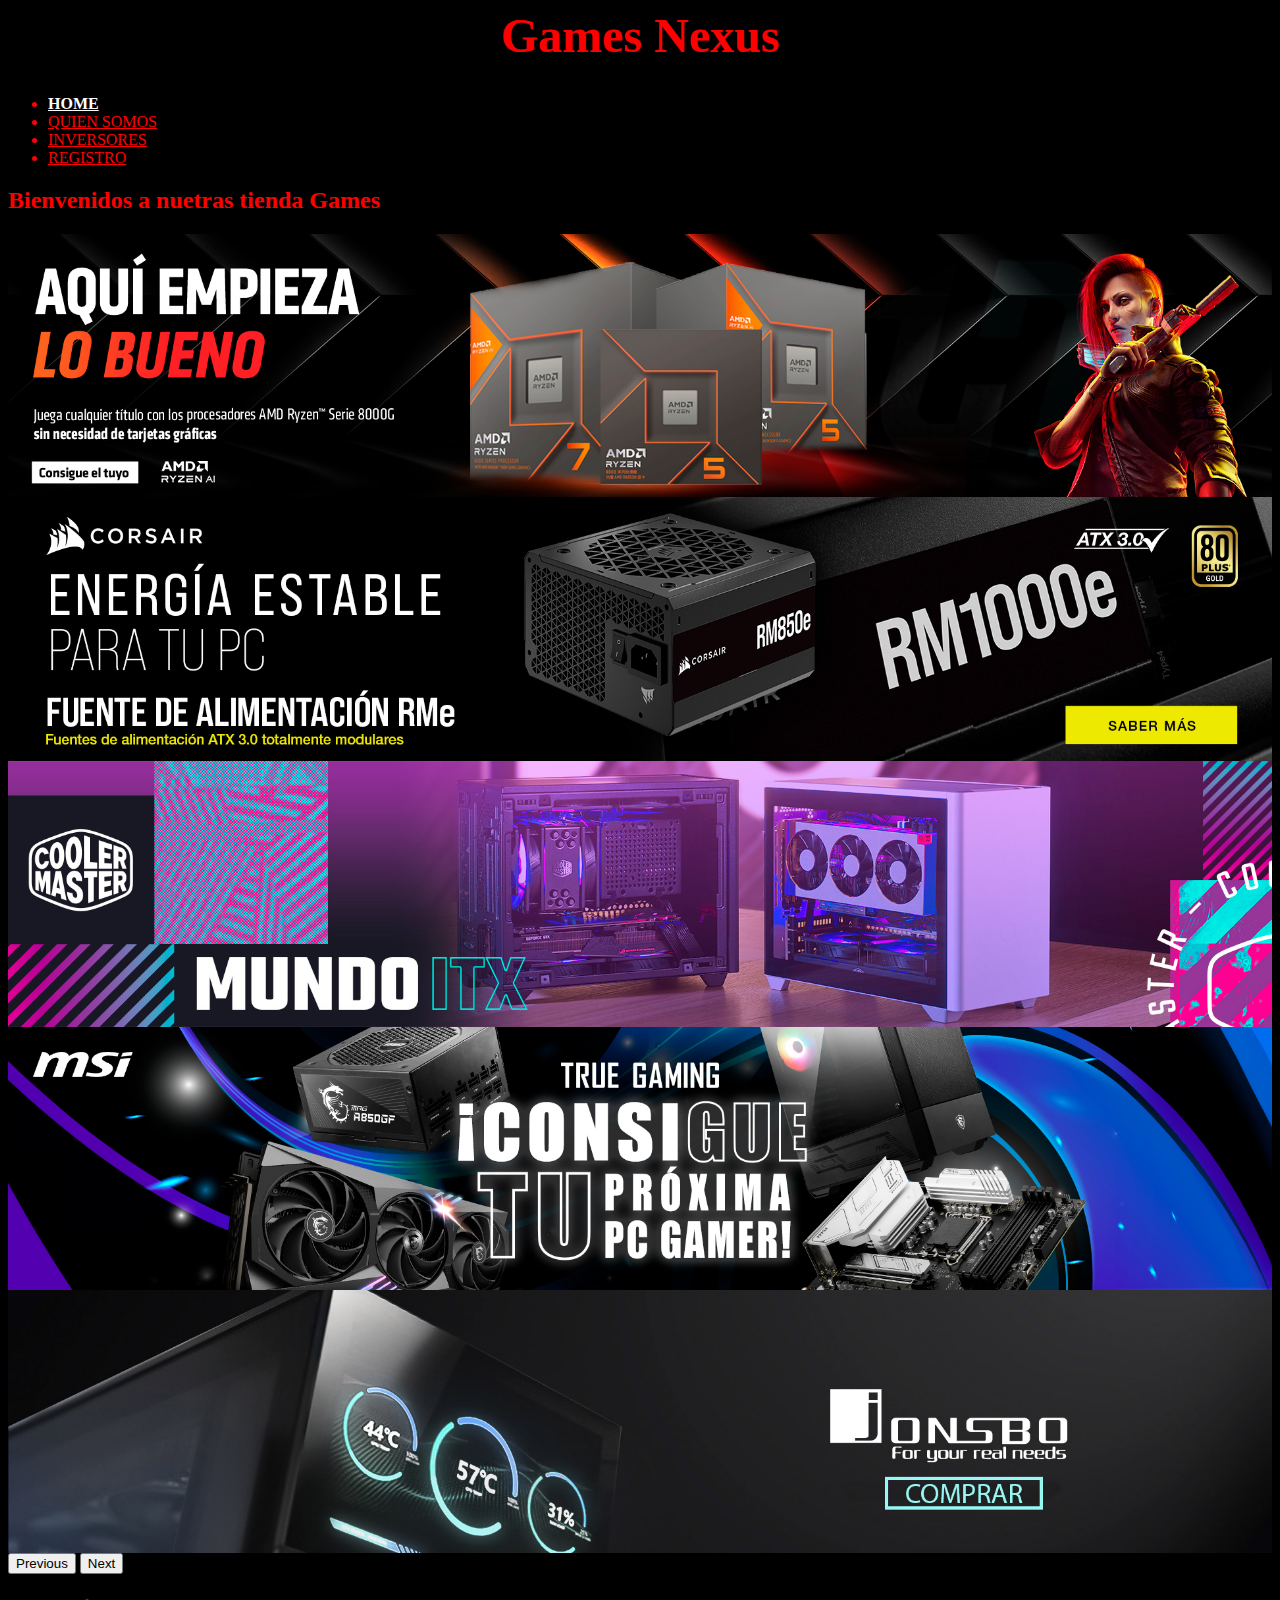
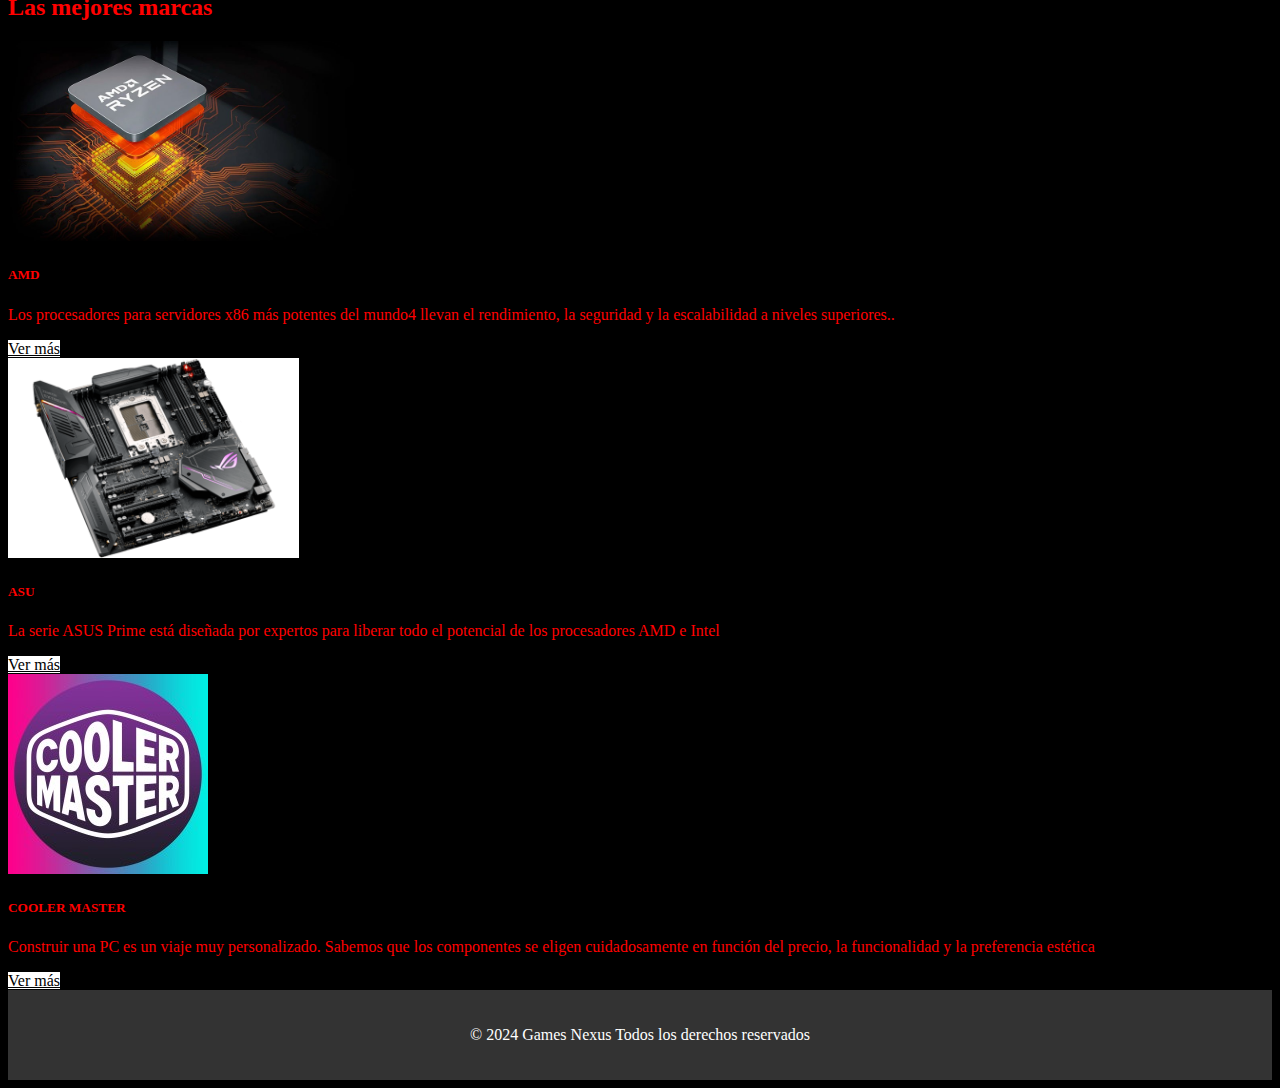
<file: dany practica/index.html>
<!DOCTYPE html>
<html lang="es">

<head>
    <meta charset="UTF-8">
    <meta name="viewport" content="width=device-width, initial-scale=1.0">
    <title>Gamer Nexus</title>
    <link rel="stylesheet" href="styles.css">
    <link href="https://cdn.jsdelivr.net/npm/bootstrap@5.3.2/dist/css/bootstrap.min.css" rel="stylesheet"
        integrity="sha384-T3c6CoIi6uLrA9TneNEoa7RxnatzjcDSCmG1MXxSR1GAsXEV/Dwwykc2MPK8M2HN" crossorigin="anonymous">

        <style>
            
            body {
                background-color: black;
                color: red;
               
            }
            h1 {
                font-size: 3em; 
                text-align: center; 
                margin-top: 0; 
            }


            .card{
                background-color: black;
                color: red;
            }

            .card .btn{
                background-color: white;
                color: black;
            }
    
            
            .nav-link,
            .card-title,
            .card-text {
                color: red;
            }
    
            .nav-link.active {
                font-weight: bold;
                color: white;
            }

            footer {
                margin-top: auto; 
                text-align: center; 
                width: 100%; 
                background-color: #333; 
                color: white; 
                padding: 20px 0; 
            }
        </style>
</head>

<body>
    <header>
        <h1>Games Nexus</h1>


        <ul class="nav justify-content-center">
            <li class="nav-item">
                <a class="nav-link active" aria-current="page" href="#">HOME</a>
            </li>
            <li class="nav-item">
                <a class="nav-link" href="nosotros.html">QUIEN SOMOS</a>
            </li>
            <li class="nav-item">
                <a class="nav-link" href="inversores.html">INVERSORES</a>
            </li>
            <li class="nav-item">
                <a class="nav-link" href="registro.html">REGISTRO</a>
            </li>
        </ul>

    </header>
    <h2>Bienvenidos a nuetras tienda Games </h2>

    <main>


        <div id="carouselExampleFade" class="carousel slide carousel-fade" data-bs-ride="carousel" data-bs-interval="1500" >
            <div class="carousel-inner">
                <div class="carousel-item active">
                    <img src="img/117_06-02-2024-12-02-23-8000series.jpg" class="d-block w-100" alt="...">
                </div>
                <div class="carousel-item">
                    <img src="img/117_09-02-2024-02-02-26-es-rme_series-2-1920x400.jpg" class="d-block w-100" alt="...">
                </div>
                <div class="carousel-item">
                    <img src="img/117_10-01-2024-07-01-40-cm_general_mundo_itx-copia.jpg" class="d-block w-100"
                        alt="...">
                </div>
                <div class="carousel-item">
                    <img src="img/117_15-03-2024-01-03-41-1920x400.jpg" class="d-block w-100" alt="...">
                </div>
                <div class="carousel-item">
                    <img src="img/117_26-03-2024-04-03-36-jonsbo.jpg" class="d-block w-100" alt="...">
                </div>
            </div>
            <button class="carousel-control-prev" type="button" data-bs-target="#carouselExampleFade"
                data-bs-slide="prev">
                <span class="carousel-control-prev-icon" aria-hidden="true"></span>
                <span class="visually-hidden">Previous</span>
            </button>
            <button class="carousel-control-next" type="button" data-bs-target="#carouselExampleFade"
                data-bs-slide="next">
                <span class="carousel-control-next-icon" aria-hidden="true"></span>
                <span class="visually-hidden">Next</span>
            </button>
        </div>

    </main>
    

    <h2>Las mejores marcas</h2>


    <div class="card-group">
        <div class="card">
            <img src="img/amd.jpg" class="card-img-top" alt="...">
            <div class="card-body">
                <h5 class="card-title">AMD</h5>
                <p class="card-text">Los procesadores para servidores x86 más potentes del mundo4 llevan el rendimiento,
                    la seguridad y la escalabilidad a niveles superiores..</p>
                    <a href="AMD.html" class="btn btn-primary">Ver más</a>
            </div>
        </div>
        <div class="card">
            <img src="img/asus.png" class="card-img-top" alt="...">
            <div class="card-body">
                <h5 class="card-title">ASU</h5>
                <p class="card-text">La serie ASUS Prime está diseñada por expertos para liberar todo el potencial de
                    los procesadores AMD e Intel</p>
                    <a href="asus.html" class="btn btn-primary">Ver más</a>
            </div>
        </div>
        <div class="card">
            <img src="img/coolermaster_logo.jpeg" class="card-img-top" alt="...">
            <div class="card-body">
                <h5 class="card-title">COOLER MASTER</h5>
                <p class="card-text">Construir una PC es un viaje muy personalizado. Sabemos que los componentes se
                    eligen cuidadosamente en función del precio, la funcionalidad y la preferencia estética</p>
                    <a href="coole.html" class="btn btn-primary">Ver más</a>
            </div>
        </div>
    </div>

    <footer>
        <p>&copy; 2024 Games Nexus Todos los derechos reservados</p>
    </footer>

  <script src="https://cdn.jsdelivr.net/npm/bootstrap@5.3.2/dist/js/bootstrap.bundle.min.js"
        integrity="sha384-C6RzsynM9kWDrMNeT87bh95OGNyZPhcTNXj1NW7RuBCsyN/o0jlpcV8Qyq46cDfL"
        crossorigin="anonymous"></script>

        
    <script src="script.js"></script>

    




</body>

</html>
</file>
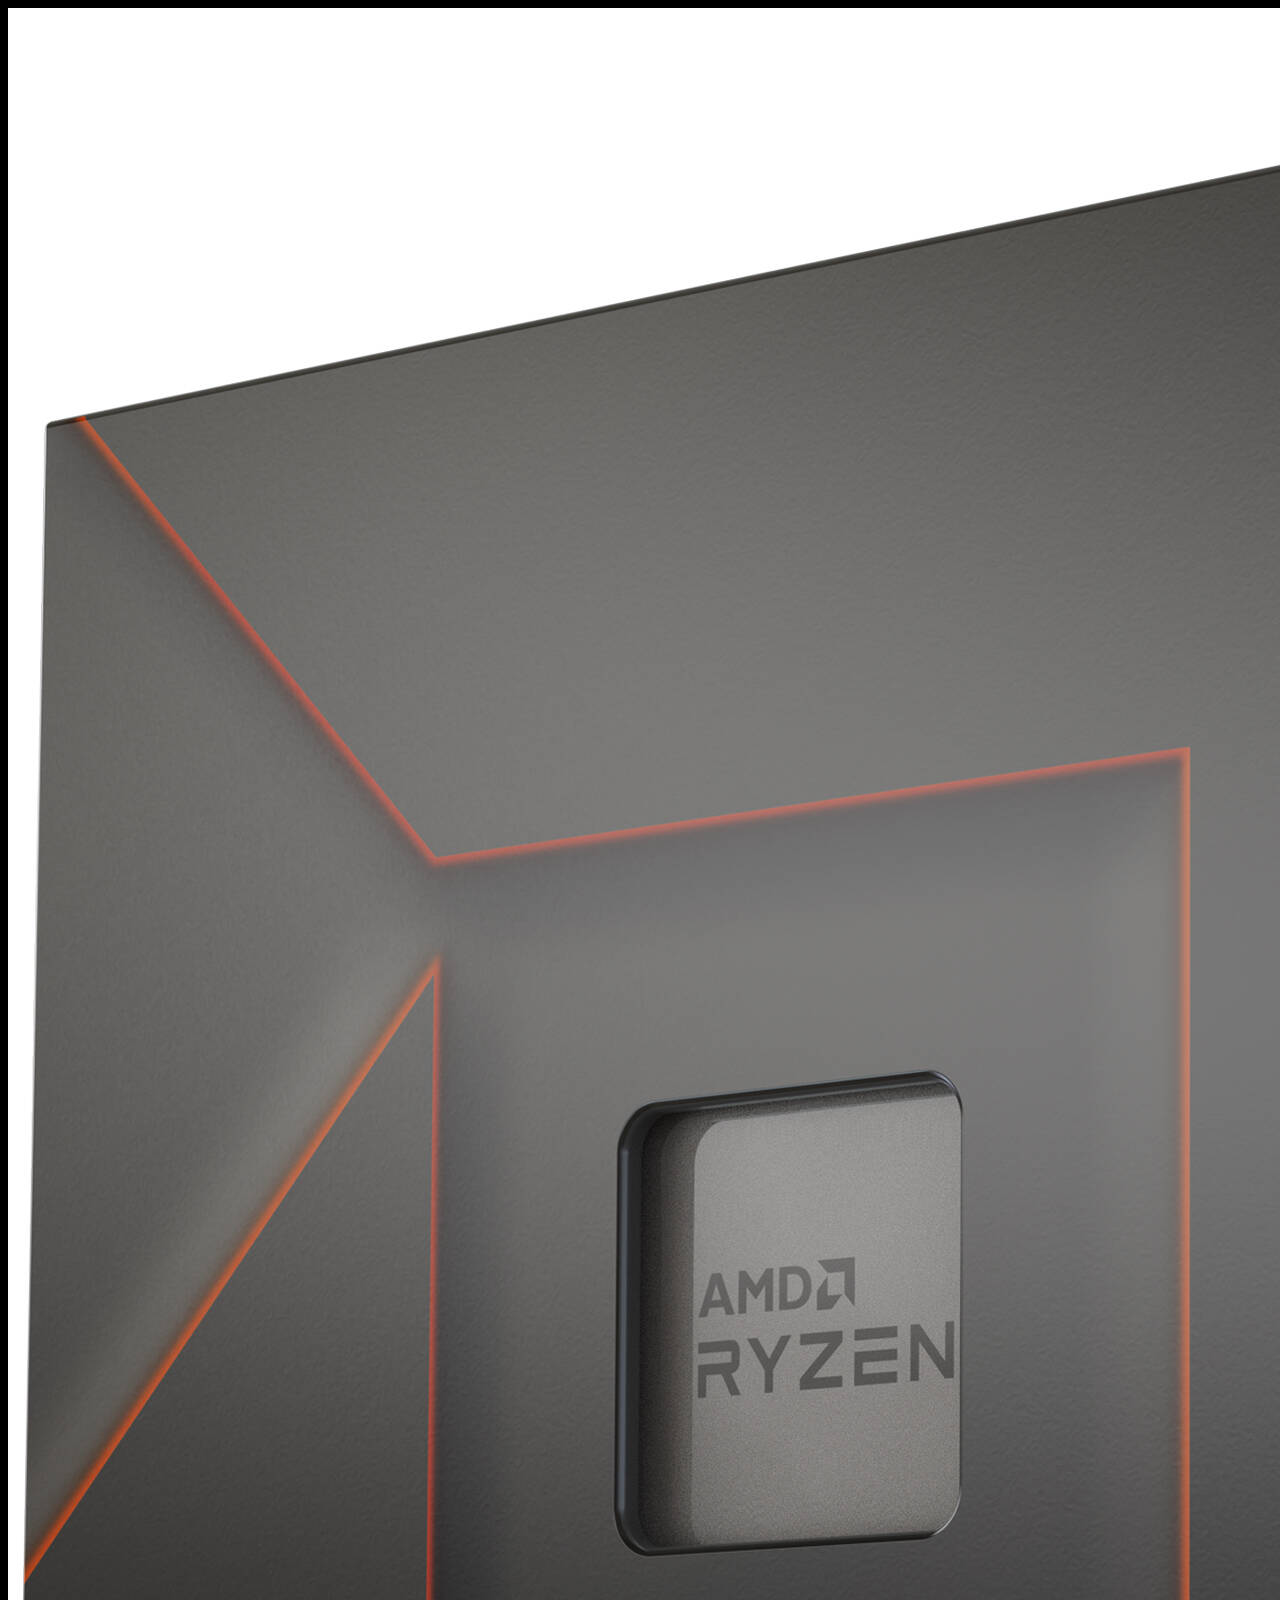
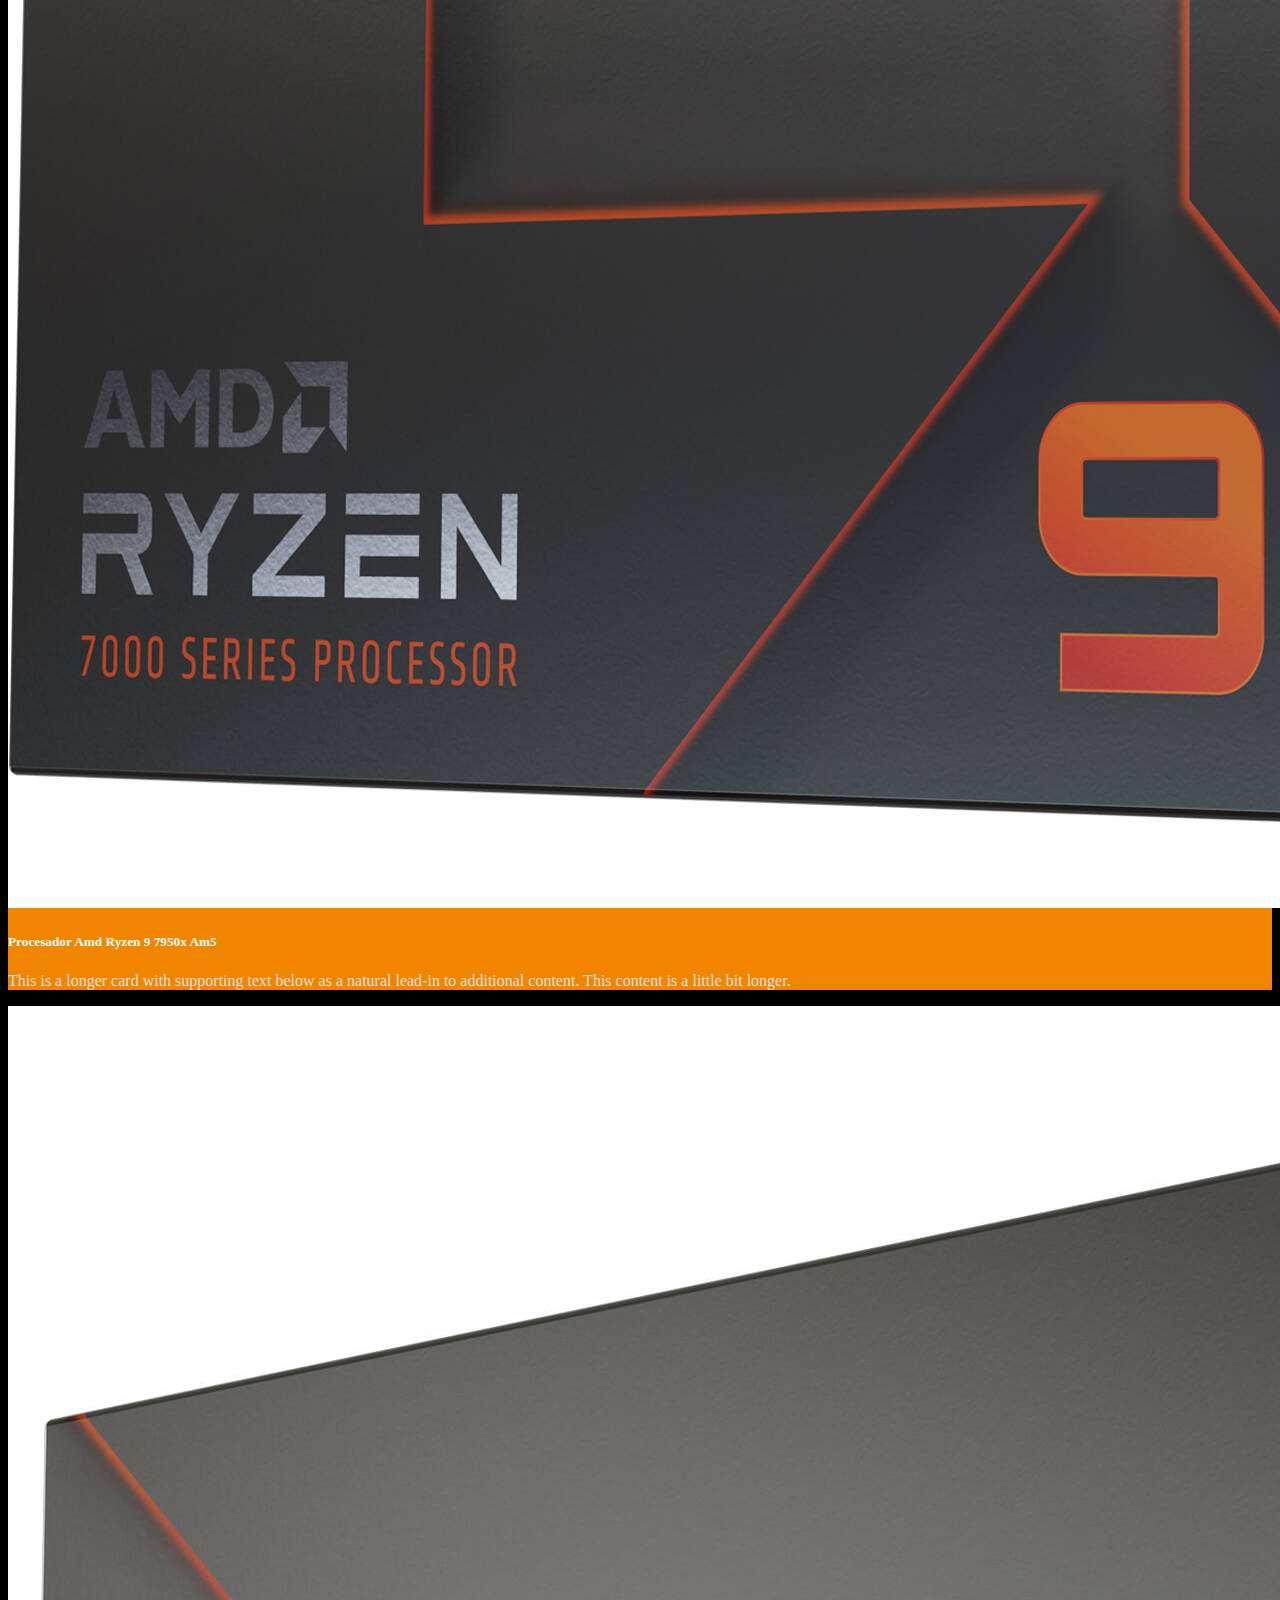
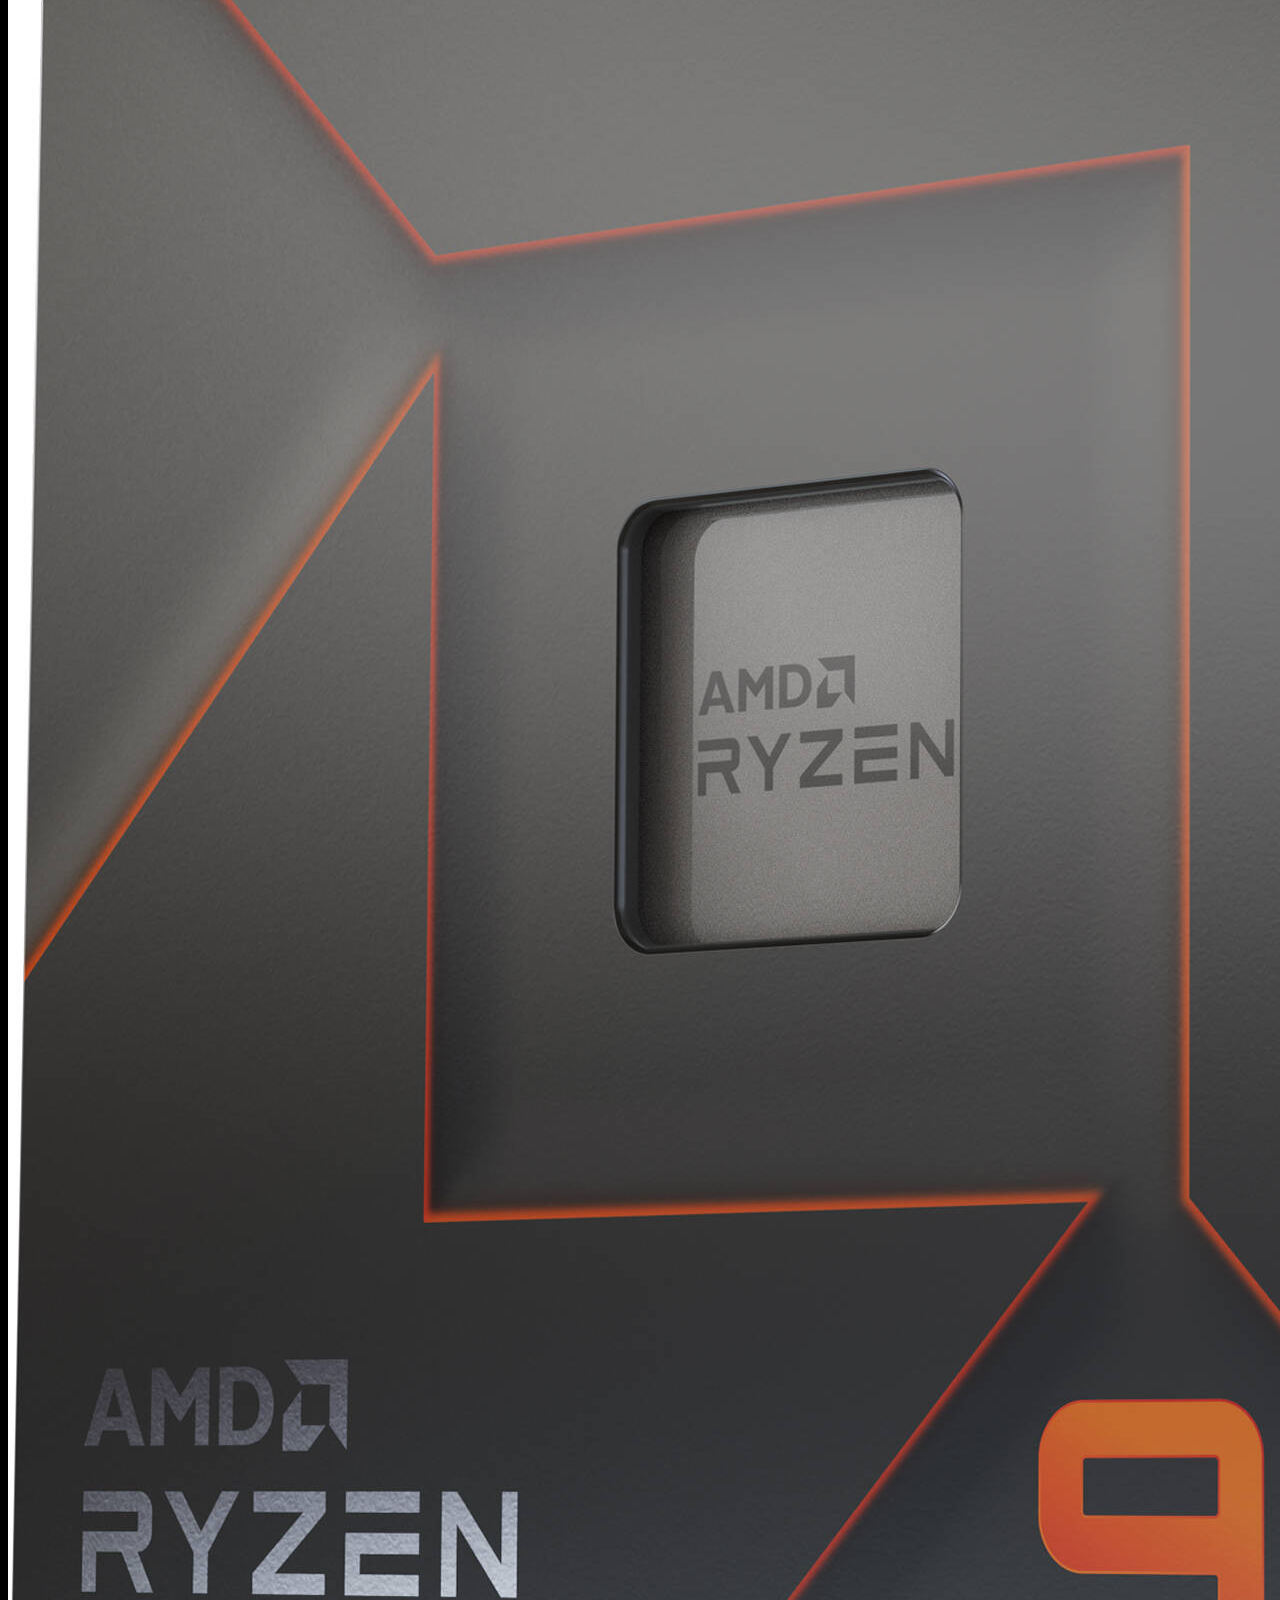
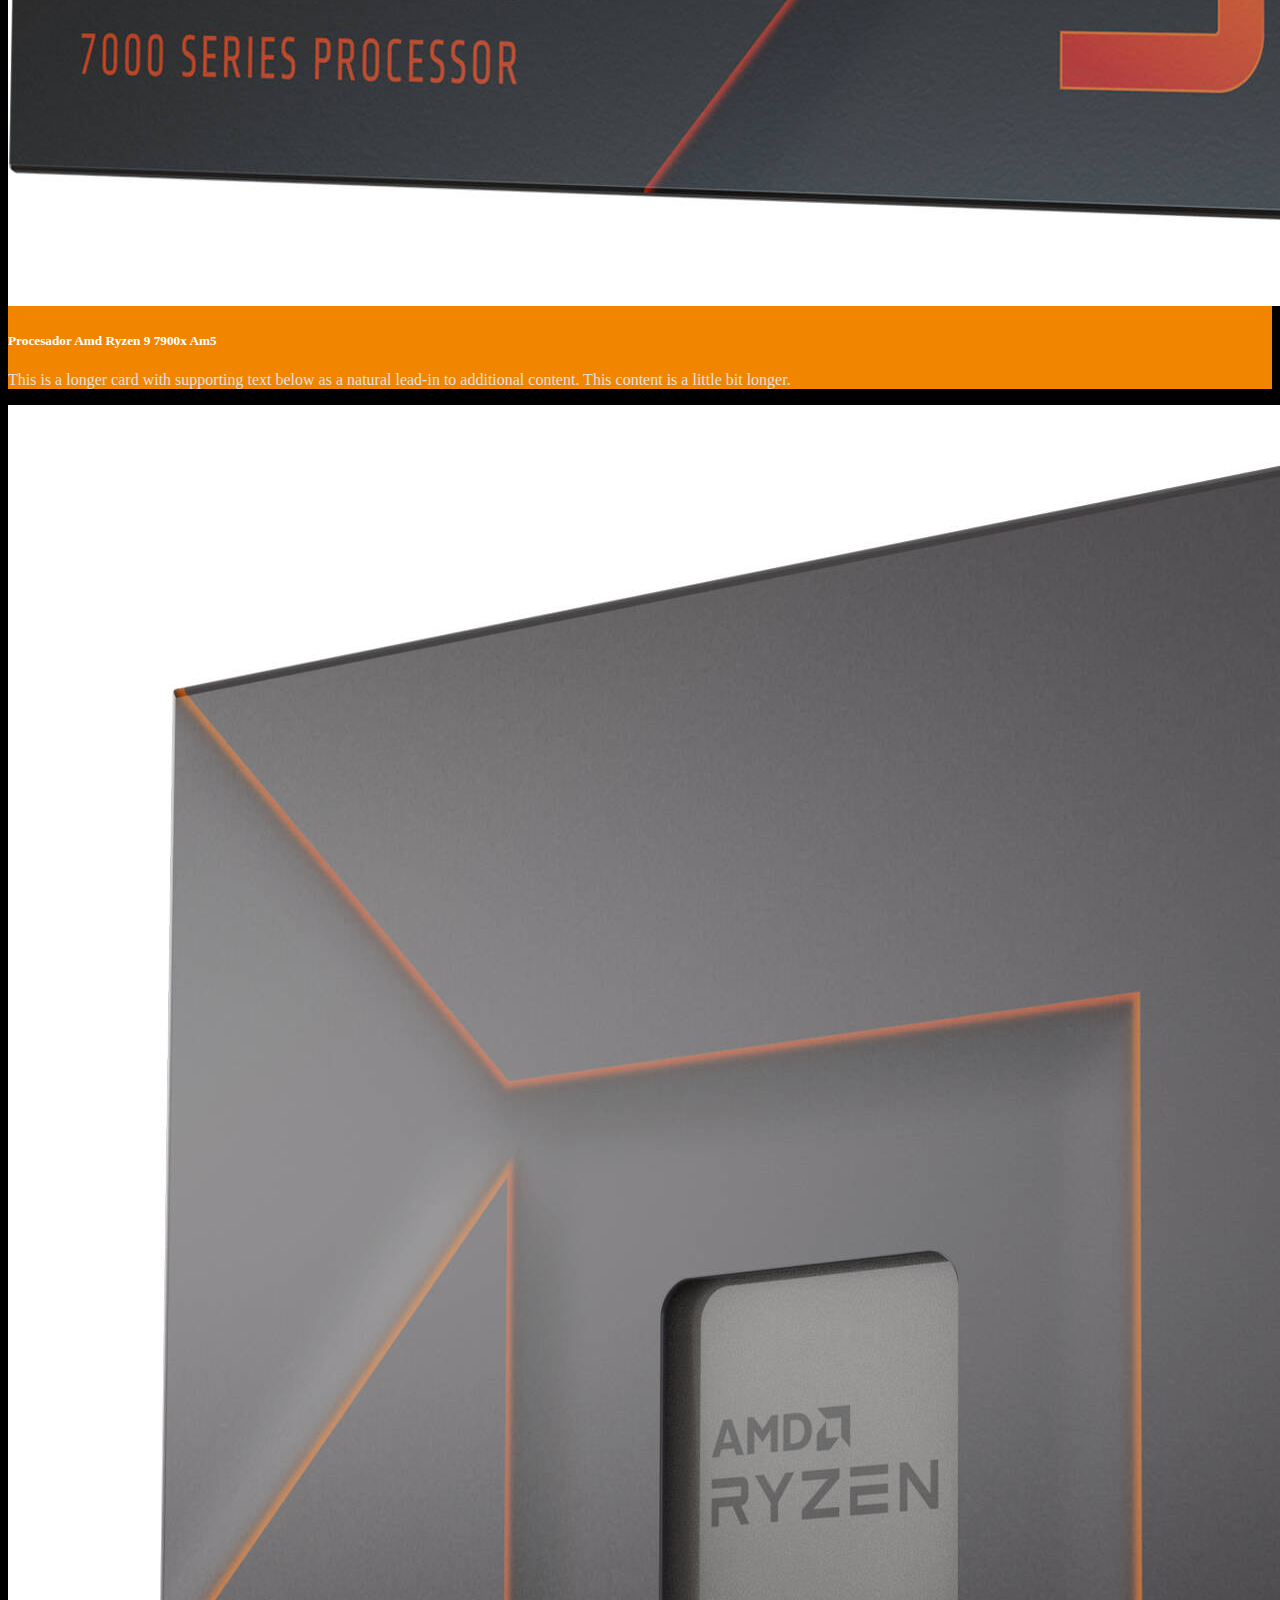
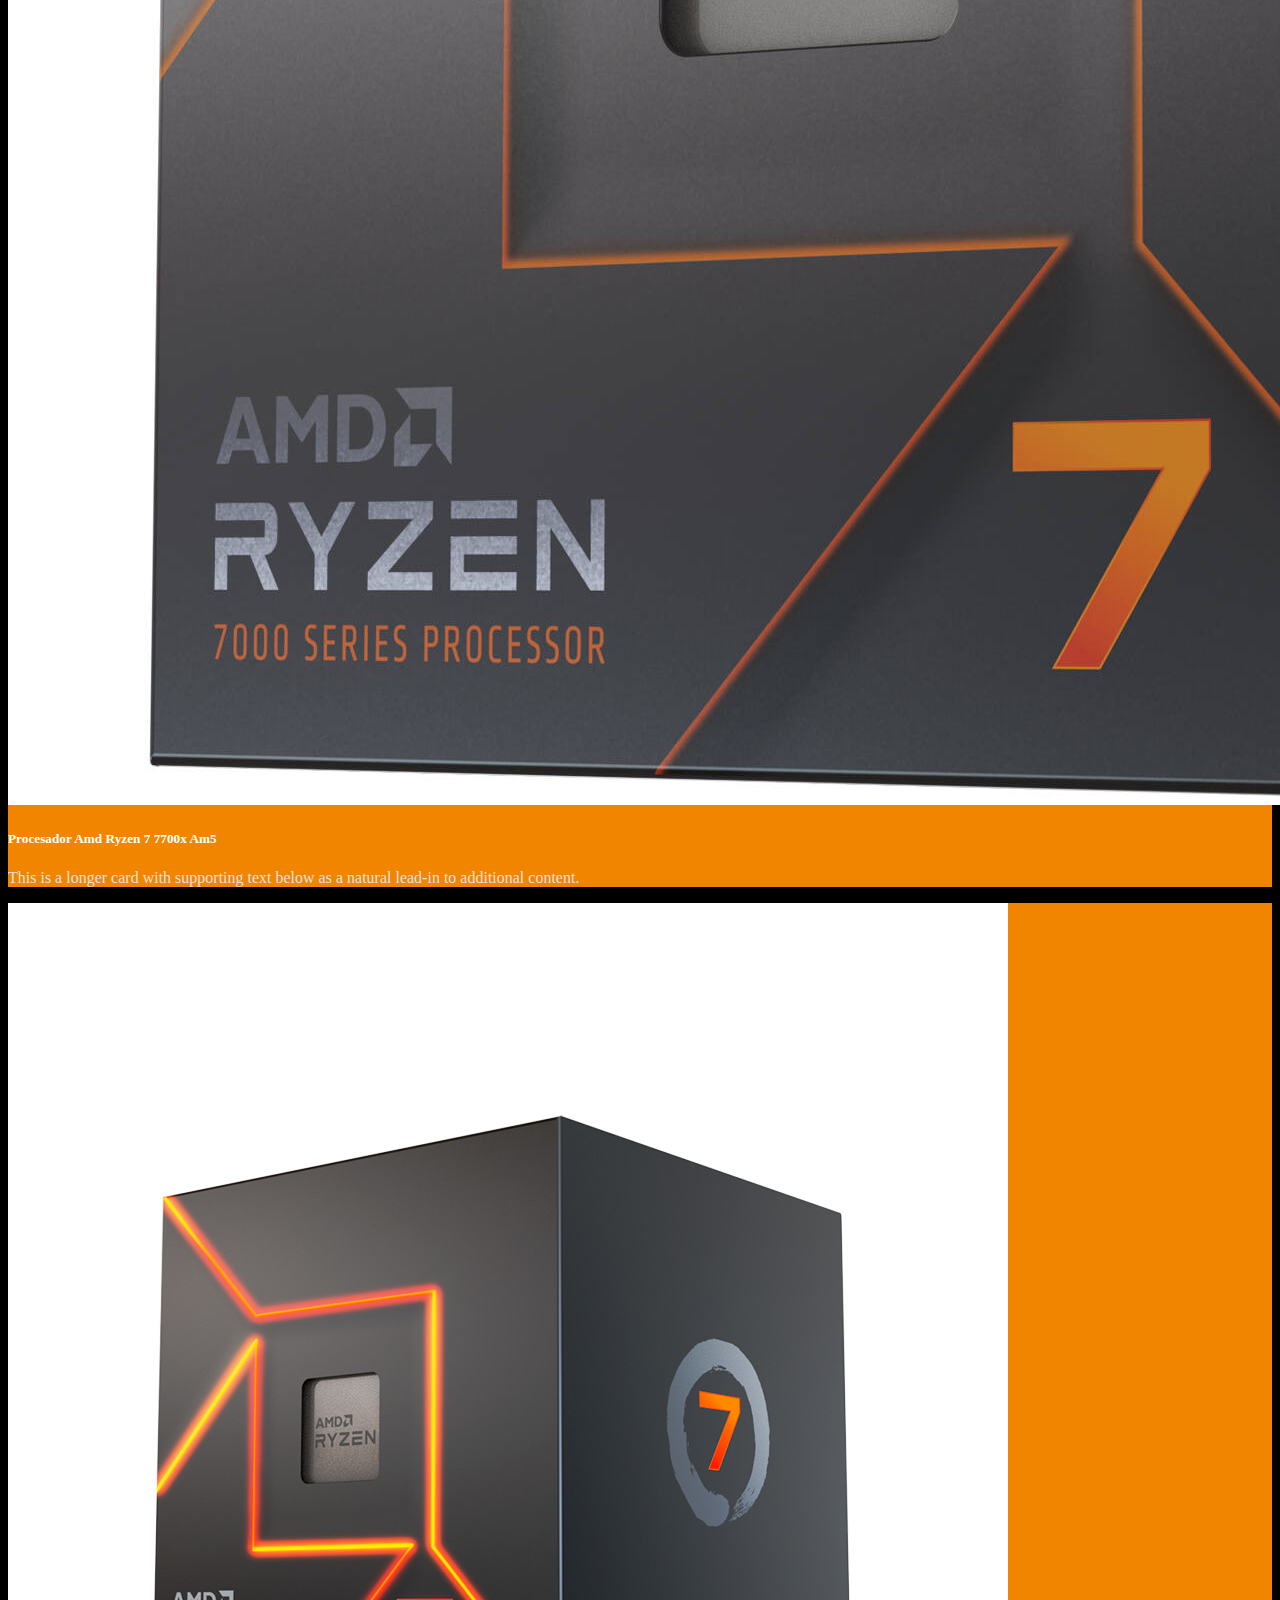
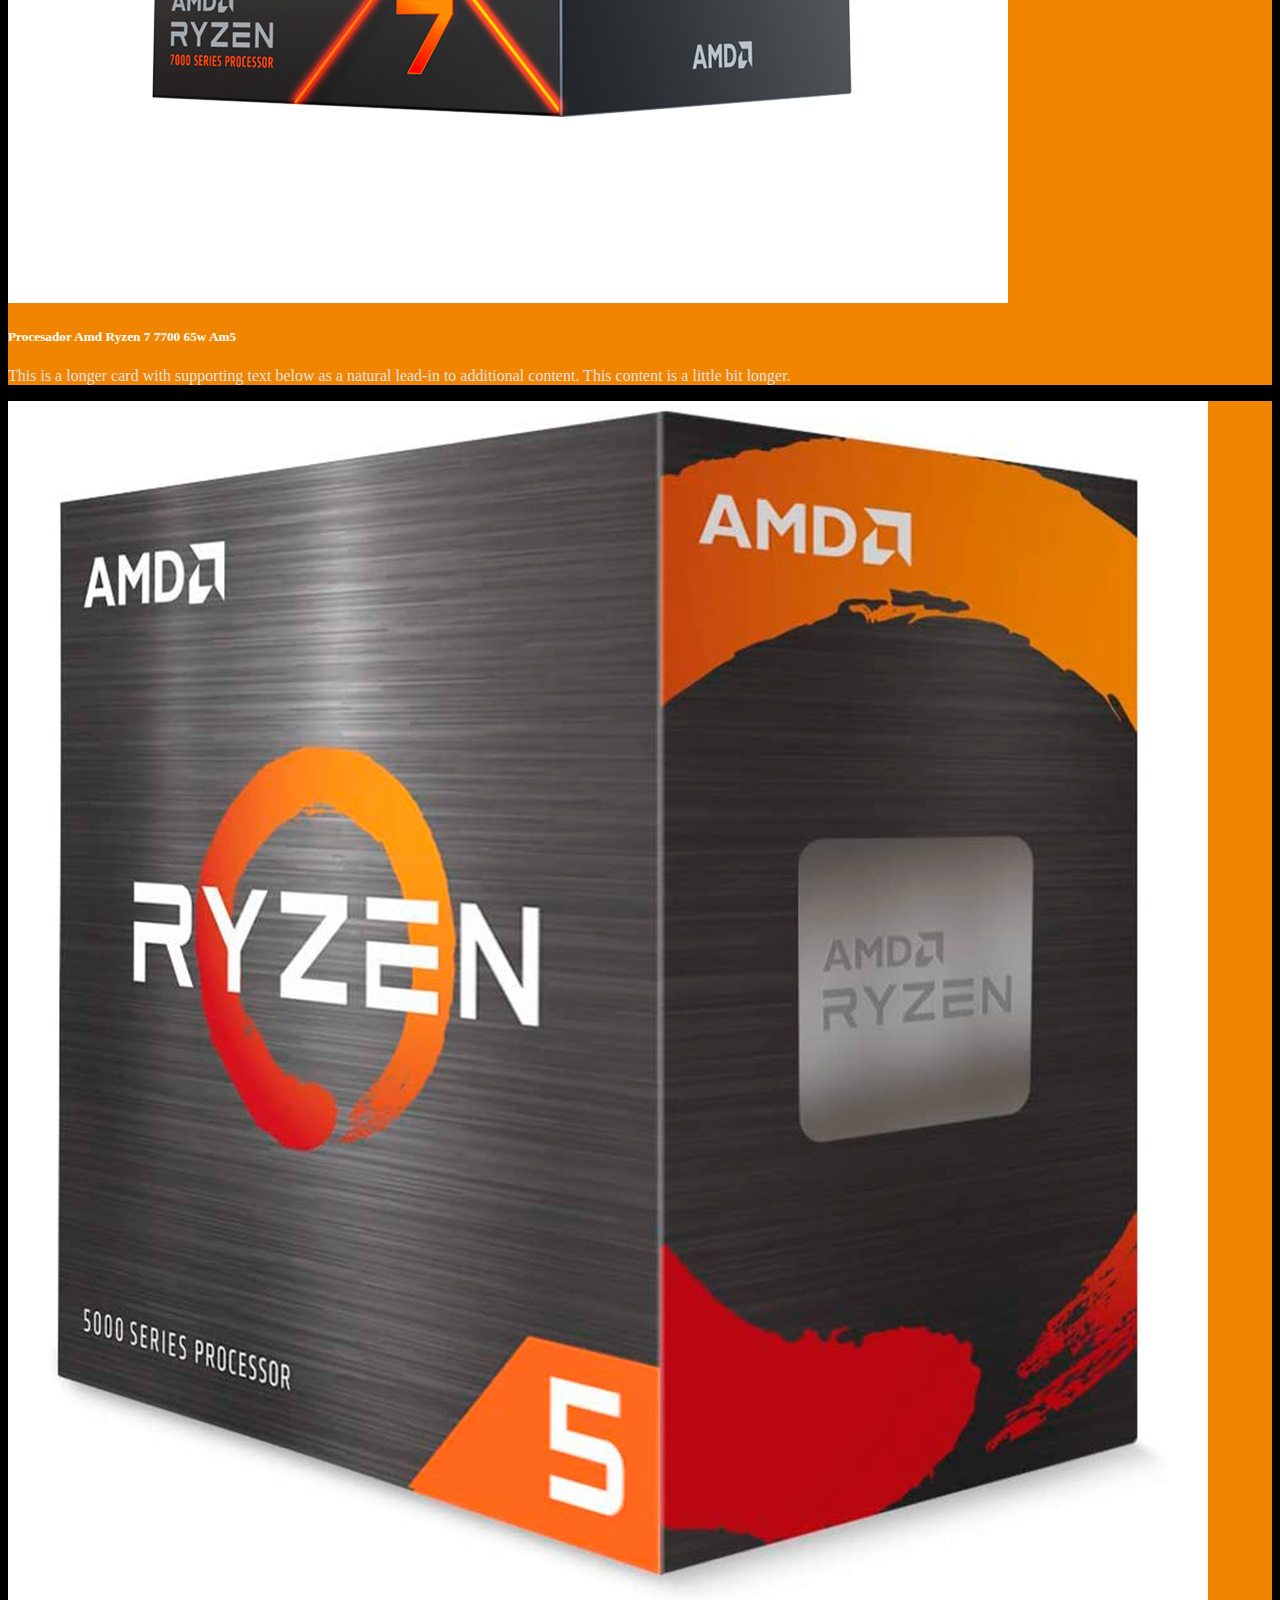
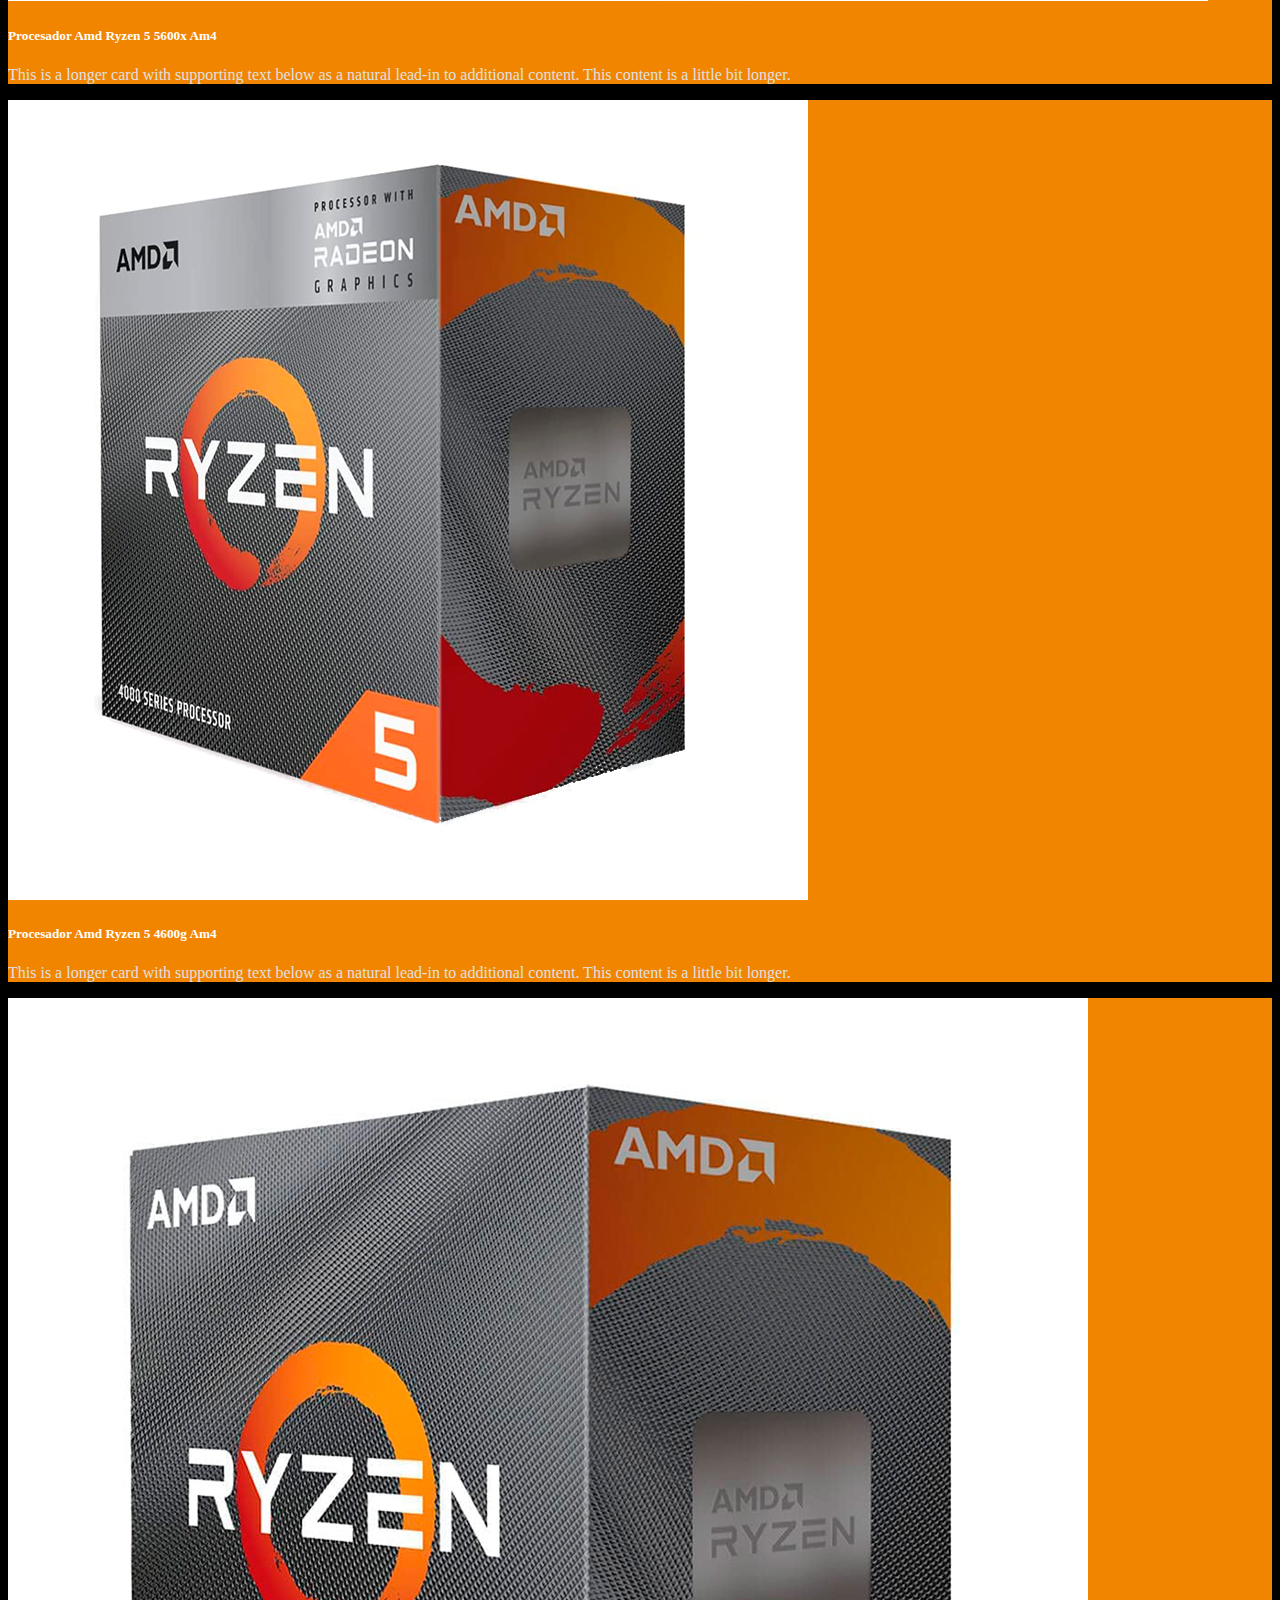
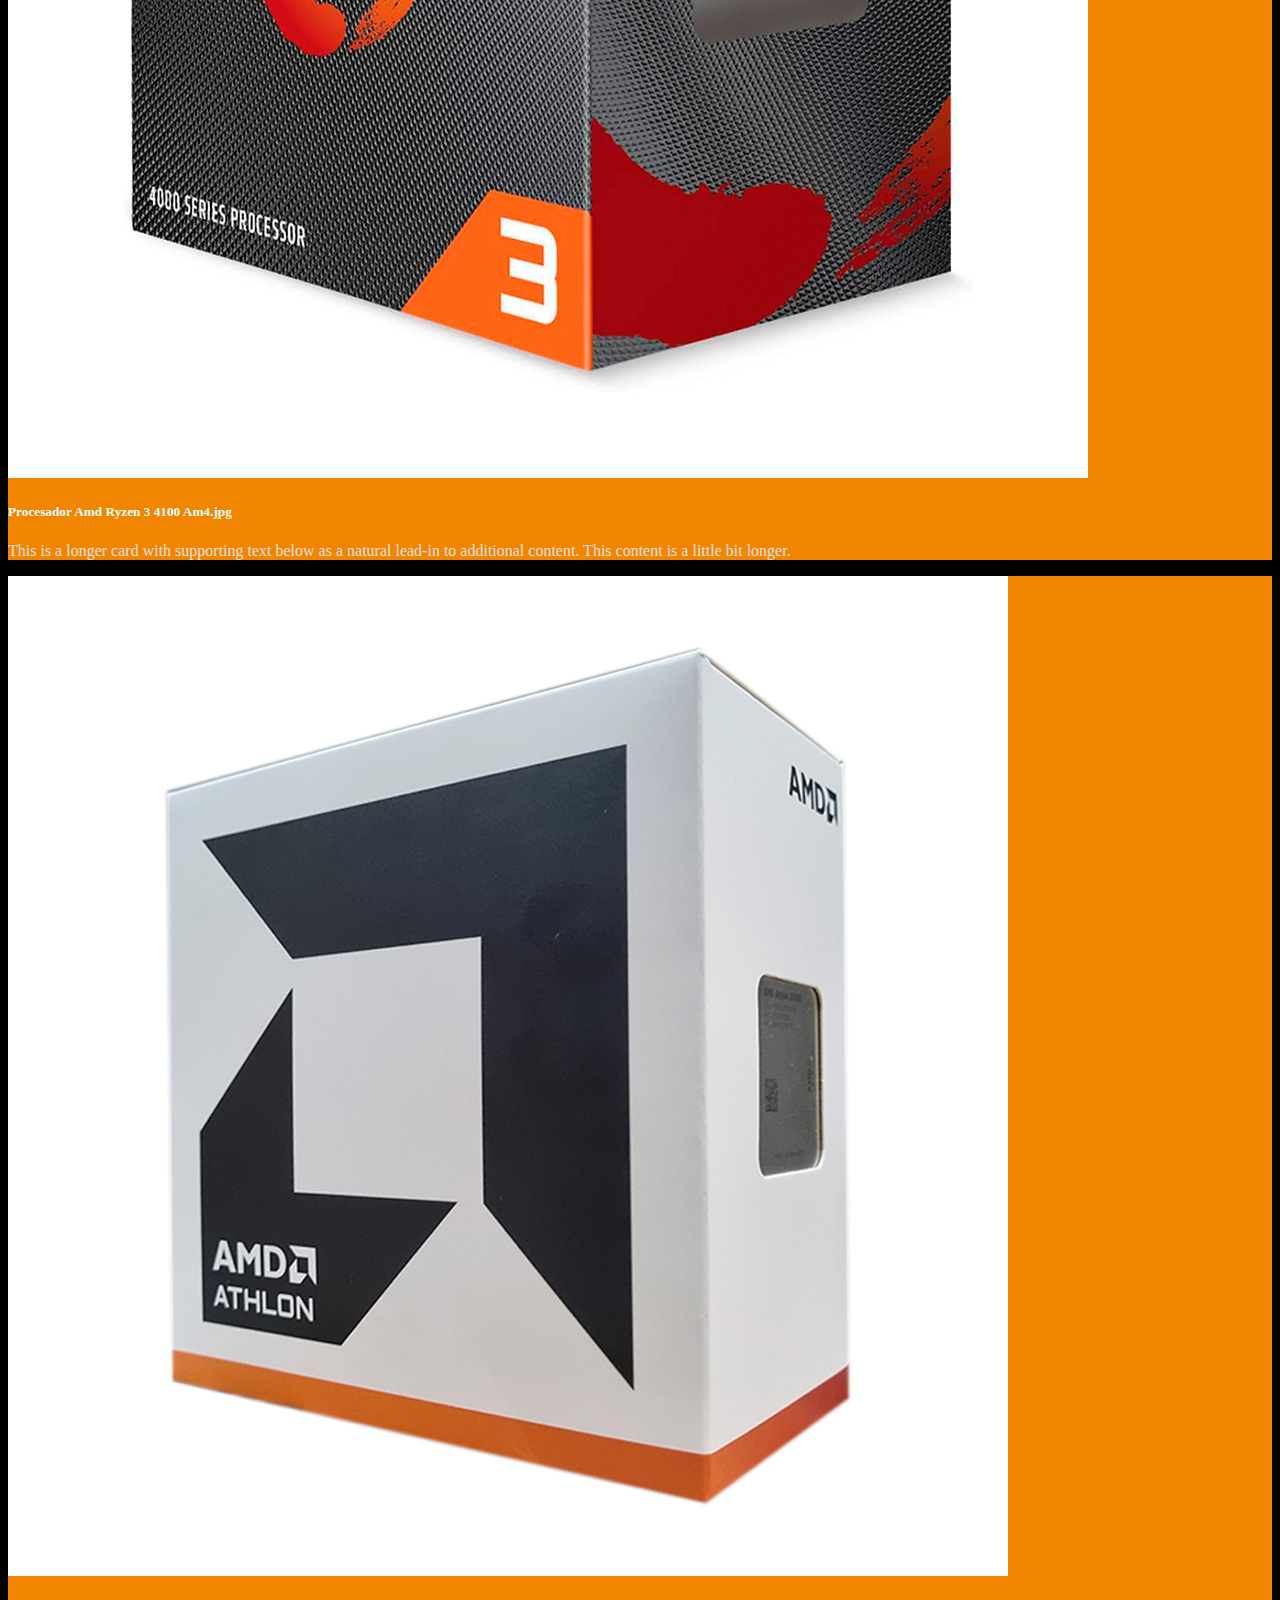
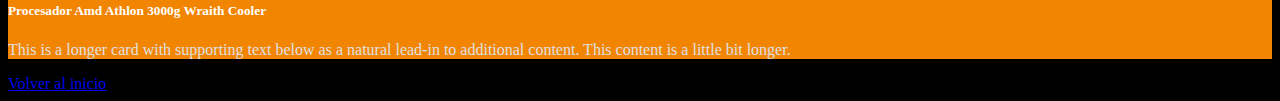
<file: dany practica/AMD.html>
<!DOCTYPE html>
<html lang="en">
<head>
    <meta charset="UTF-8">
    <meta name="viewport" content="width=device-width, initial-scale=1.0">
    <title>ADM</title>
    <link href="https://cdn.jsdelivr.net/npm/bootstrap@5.3.2/dist/css/bootstrap.min.css" rel="stylesheet"
    integrity="sha384-T3c6CoIi6uLrA9TneNEoa7RxnatzjcDSCmG1MXxSR1GAsXEV/Dwwykc2MPK8M2HN" crossorigin="anonymous">

    <style>
        
        body {
          background-color: #000000;
          
          color: #ffffff;
          
        }
    
        .card {
          background-color: #f28500;
          
          border-color: #b95700;
          
          color: #f28500;
          
        }
    
        .card-title {
          color: #ffffff;
      
        }
    
        .card-text {
          color: #e0e0e0;
          
        }
    
        .card:hover {
          transform: scale(1.05);
        
        }
      </style>
</head>
<body>
    
    <div class="row row-cols-1 row-cols-md-3 g-4">
        <div class="col">
          <div class="card h-100">
            <img src="AMD/Procesador Amd Ryzen 9 7950x Am5.jpg" class="card-img-top" alt="...">
            <div class="card-body">
              <h5 class="card-title">Procesador Amd Ryzen 9 7950x Am5</h5>
              <p class="card-text">This is a longer card with supporting text below as a natural lead-in to additional
                content. This content is a little bit longer.</p>
            </div>
          </div>
        </div>
    
        <div class="col">
          <div class="card h-100">
            <img src="AMD/Procesador Amd Ryzen 9 7900x Am5.jpg" class="card-img-top" alt="...">
            <div class="card-body">
              <h5 class="card-title">Procesador Amd Ryzen 9 7900x Am5</h5>
              <p class="card-text">This is a longer card with supporting text below as a natural lead-in to additional
                content. This content is a little bit longer.</p>
            </div>
          </div>
        </div>
    
        <div class="col">
          <div class="card h-100">
            <img src="AMD/Procesador Amd Ryzen 7 7700x Am5.jpg" class="card-img-top" alt="...">
            <div class="card-body">
              <h5 class="card-title">Procesador Amd Ryzen 7 7700x Am5</h5>
              <p class="card-text">This is a longer card with supporting text below as a natural lead-in to additional
                content.</p>
            </div>
          </div>
        </div>
    
        <div class="col">
          <div class="card h-100">
            <img src="AMD/Procesador Amd Ryzen 7 7700 65w Am5.jpg" class="card-img-top" alt="...">
            <div class="card-body">
              <h5 class="card-title">Procesador Amd Ryzen 7 7700 65w Am5</h5>
              <p class="card-text">This is a longer card with supporting text below as a natural lead-in to additional
                content. This content is a little bit longer.</p>
            </div>
          </div>
        </div>
    
          <div class="col">
            <div class="card h-100">
              <img src="AMD/Procesador Amd Ryzen 5 5600x Am4.jpg" class="card-img-top" alt="...">
              <div class="card-body">
                <h5 class="card-title">Procesador Amd Ryzen 5 5600x Am4</h5>
                <p class="card-text">This is a longer card with supporting text below as a natural lead-in to additional
                  content. This content is a little bit longer.</p>
              </div>
            </div>
          </div>
          
          <div class="col">
            <div class="card h-100">
              <img src="AMD/Procesador Amd Ryzen 5 4600g Am4.png" class="card-img-top" alt="...">
              <div class="card-body">
                <h5 class="card-title">Procesador Amd Ryzen 5 4600g Am4</h5>
                <p class="card-text">This is a longer card with supporting text below as a natural lead-in to additional
                  content. This content is a little bit longer.</p>
              </div>
            </div>
          </div>
    
          <div class="col">
            <div class="card h-100">
              <img src="AMD/Procesador Amd Ryzen 3 4100 Am4.jpg" class="card-img-top" alt="...">
              <div class="card-body">
                <h5 class="card-title">Procesador Amd Ryzen 3 4100 Am4.jpg</h5>
                <p class="card-text">This is a longer card with supporting text below as a natural lead-in to additional
                  content. This content is a little bit longer.</p>
              </div>
            </div>
          </div>
    
          <div class="col">
            <div class="card h-100">
              <img src="AMD/Procesador Amd Athlon 3000g Wraith Cooler Am4.jpg" class="card-img-top" alt="...">
              <div class="card-body">
                <h5 class="card-title">Procesador Amd Athlon 3000g Wraith Cooler</h5>
                <p class="card-text">This is a longer card with supporting text below as a natural lead-in to additional
                  content. This content is a little bit longer.</p>
              </div>
            </div>
          </div>
        </div>
      </div>

      <a href="index.html" class="btn btn-secondary mt-3">Volver al inicio</a>

    <script src="https://cdn.jsdelivr.net/npm/bootstrap@5.3.2/dist/js/bootstrap.bundle.min.js"
    integrity="sha384-C6RzsynM9kWDrMNeT87bh95OGNyZPhcTNXj1NW7RuBCsyN/o0jlpcV8Qyq46cDfL"
    crossorigin="anonymous"></script>
</body>
</html>
</file>
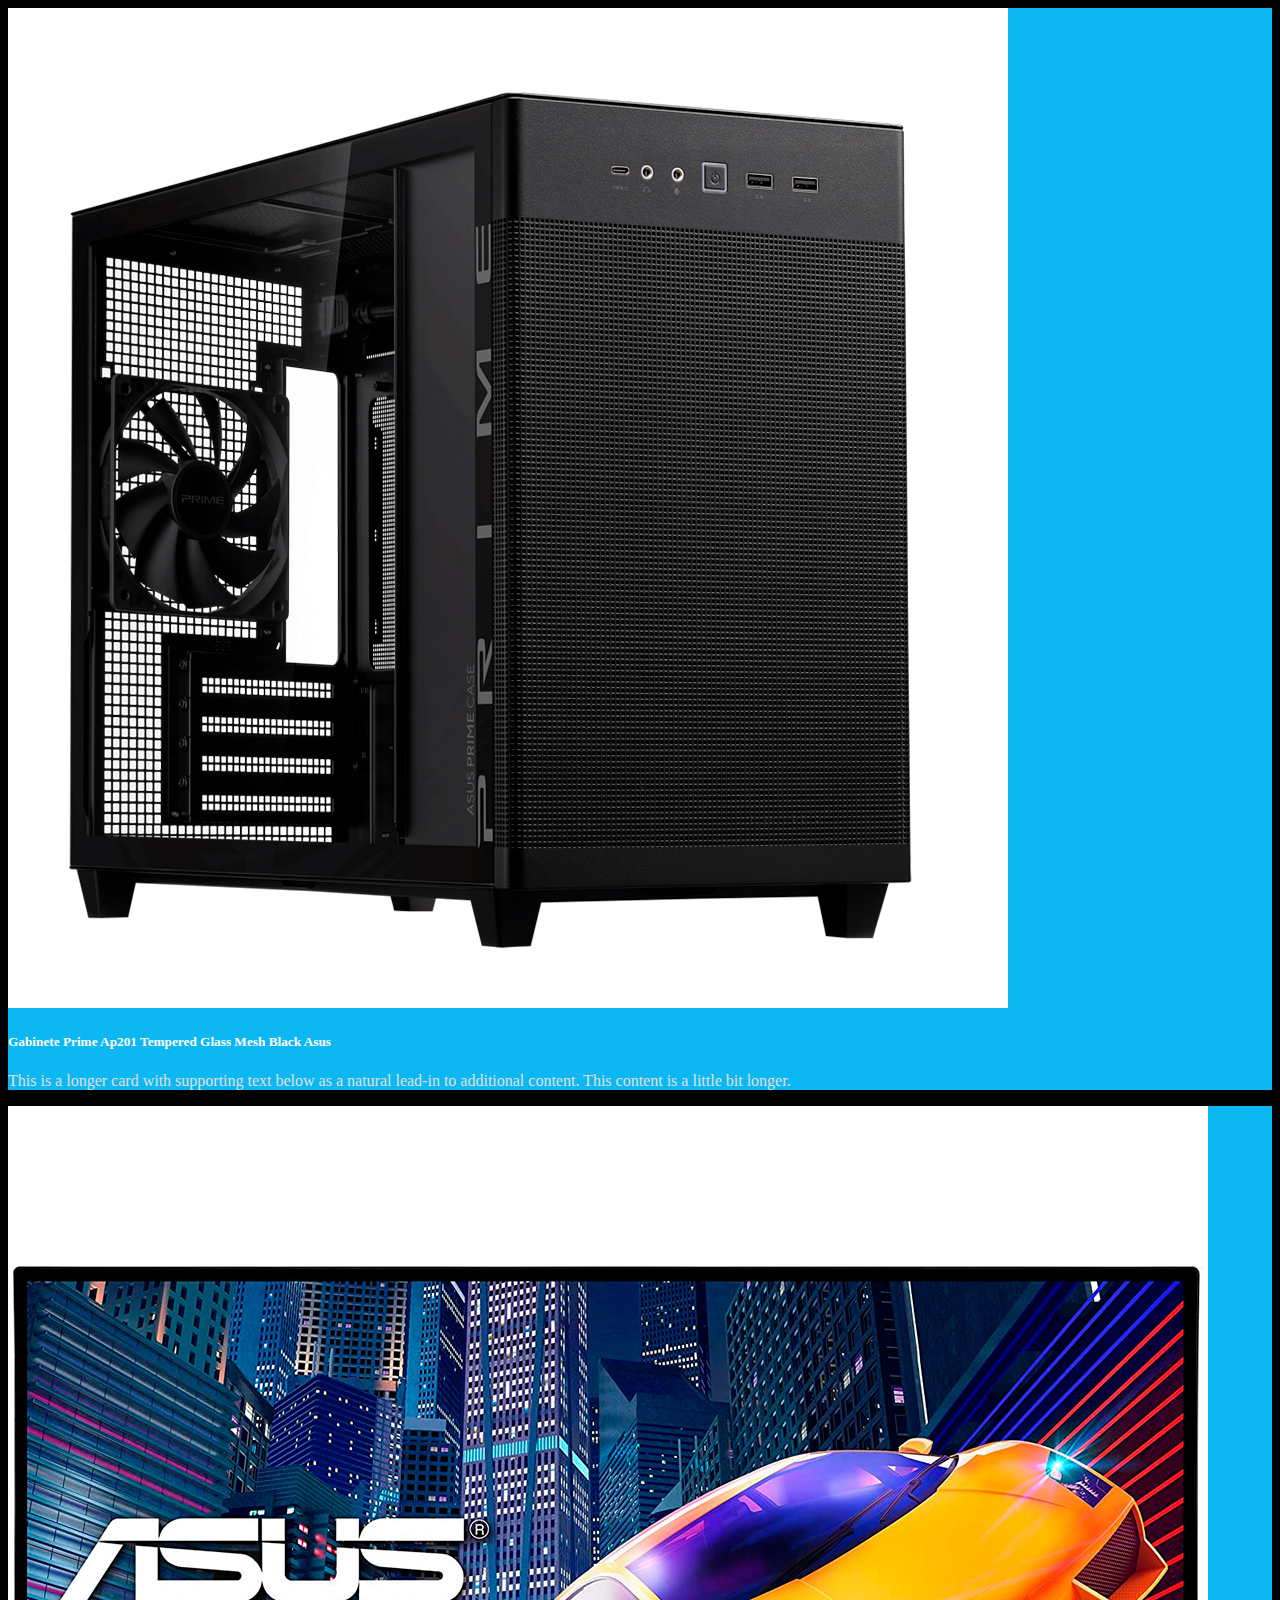
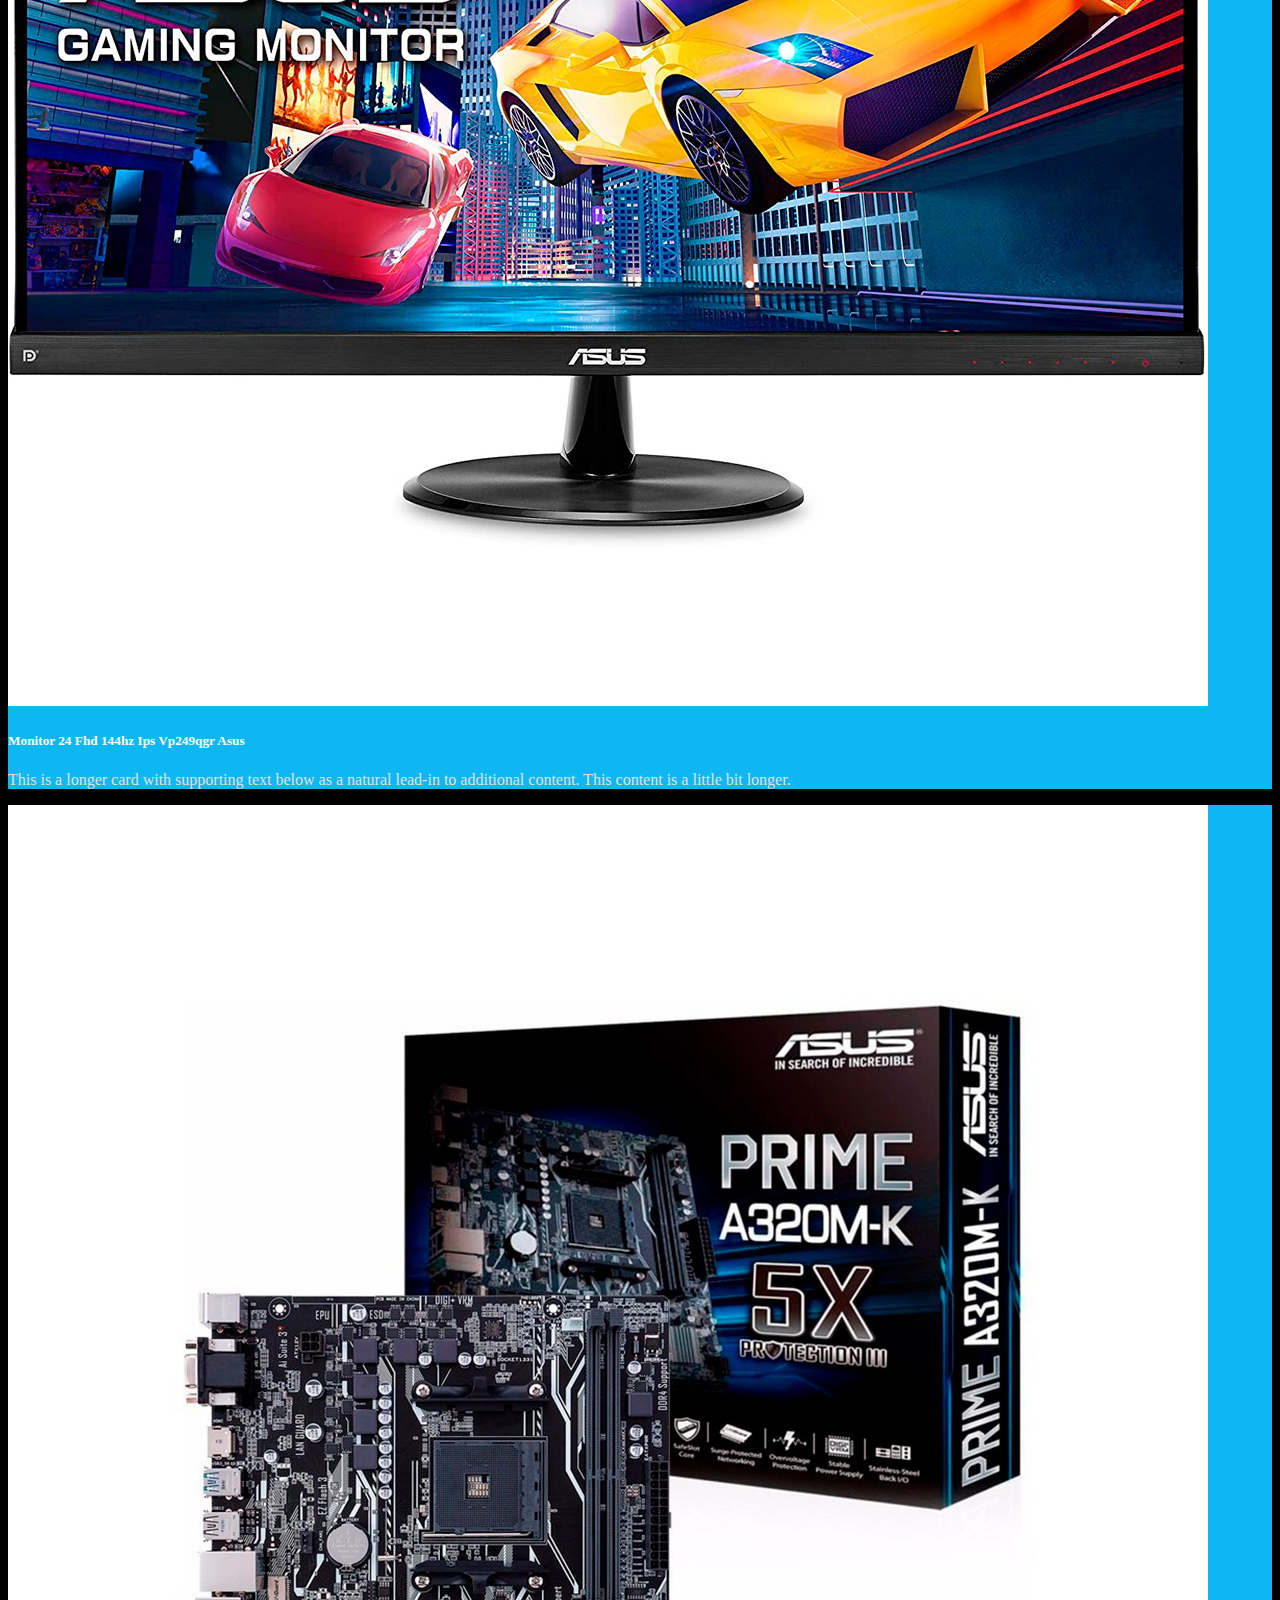
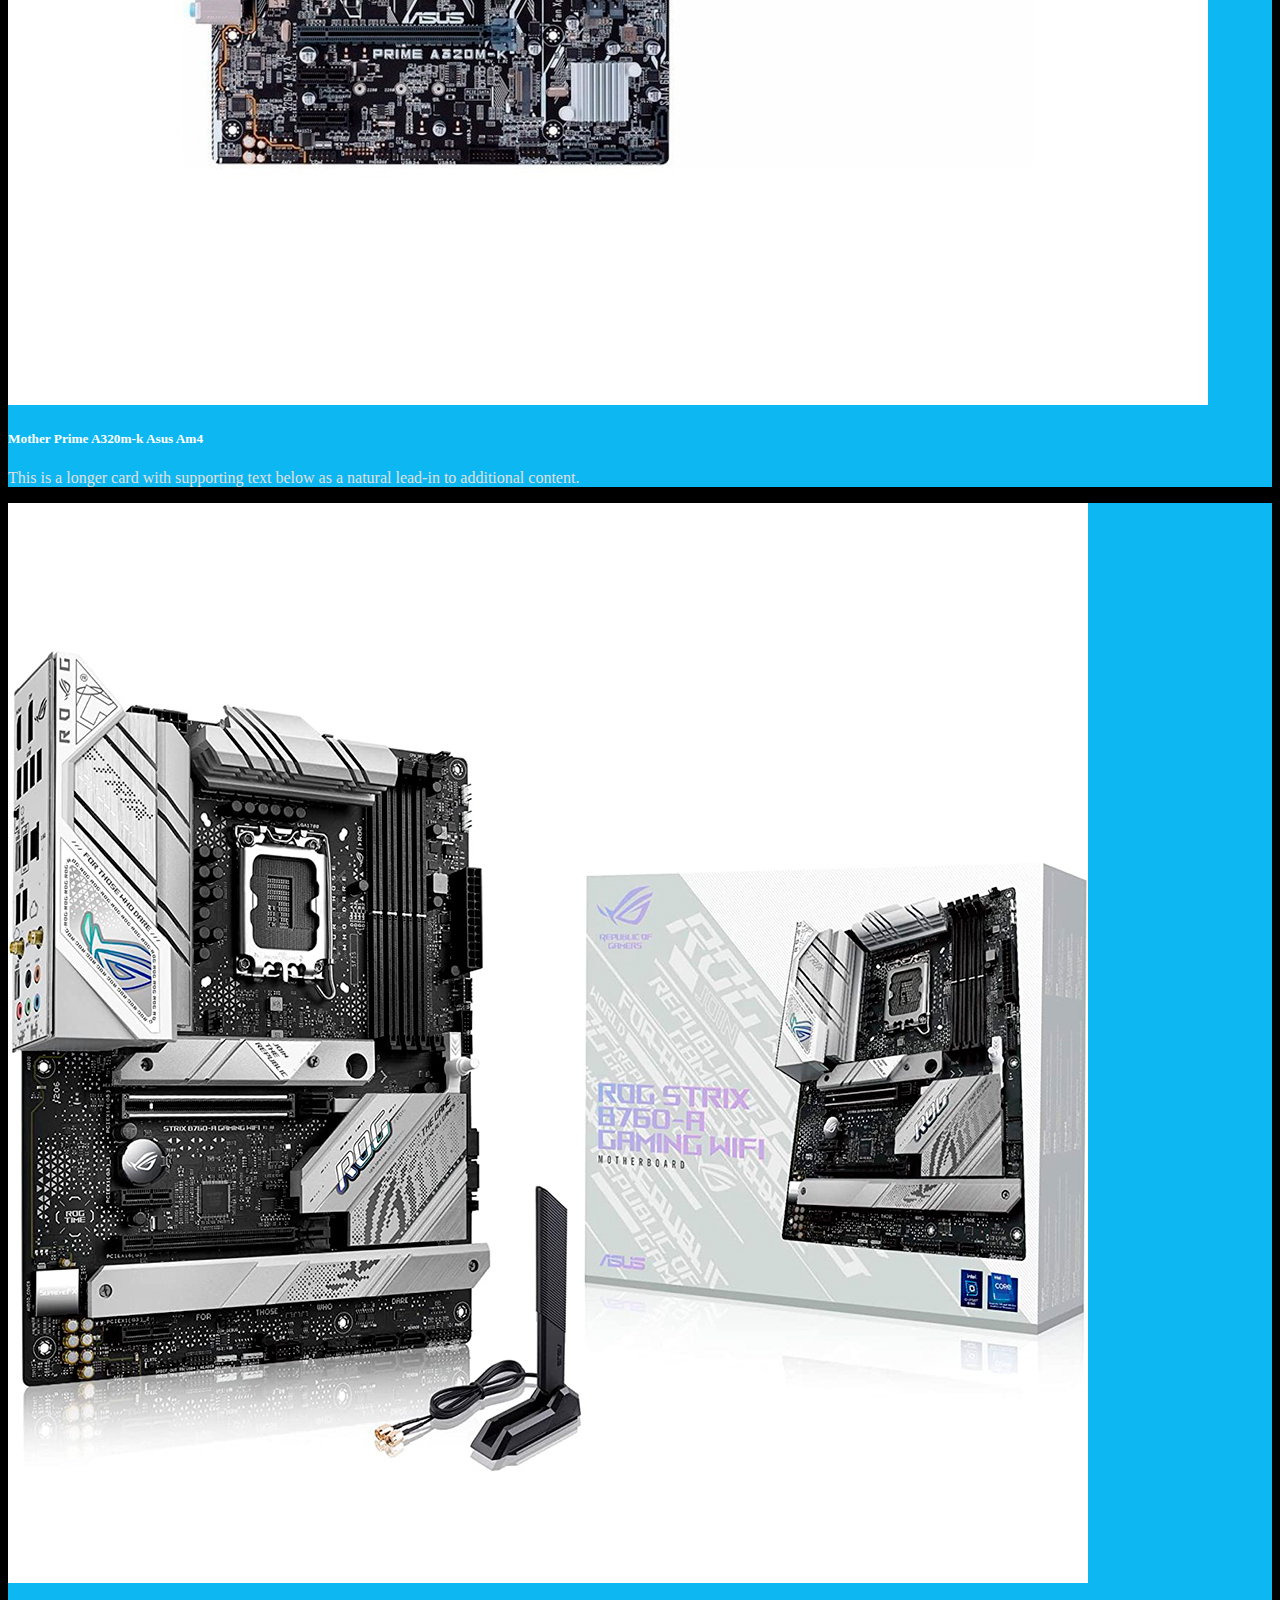
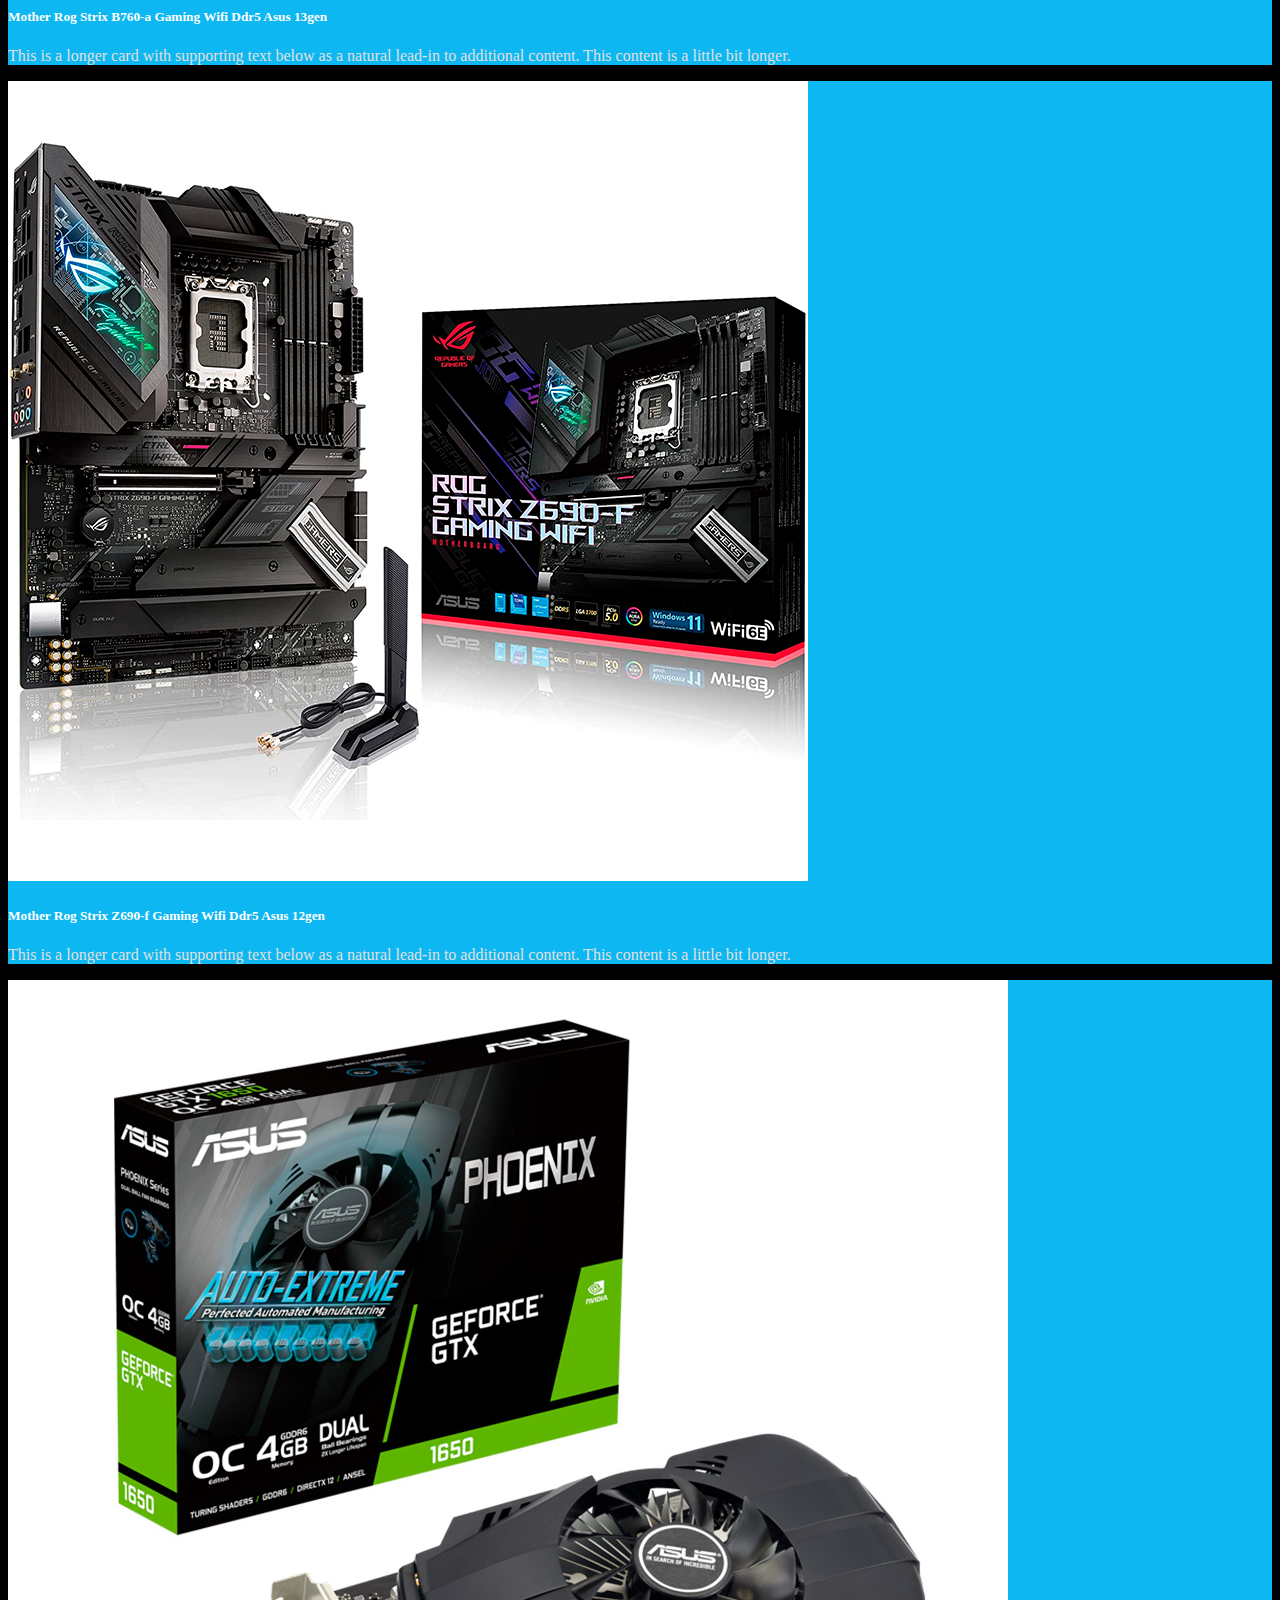
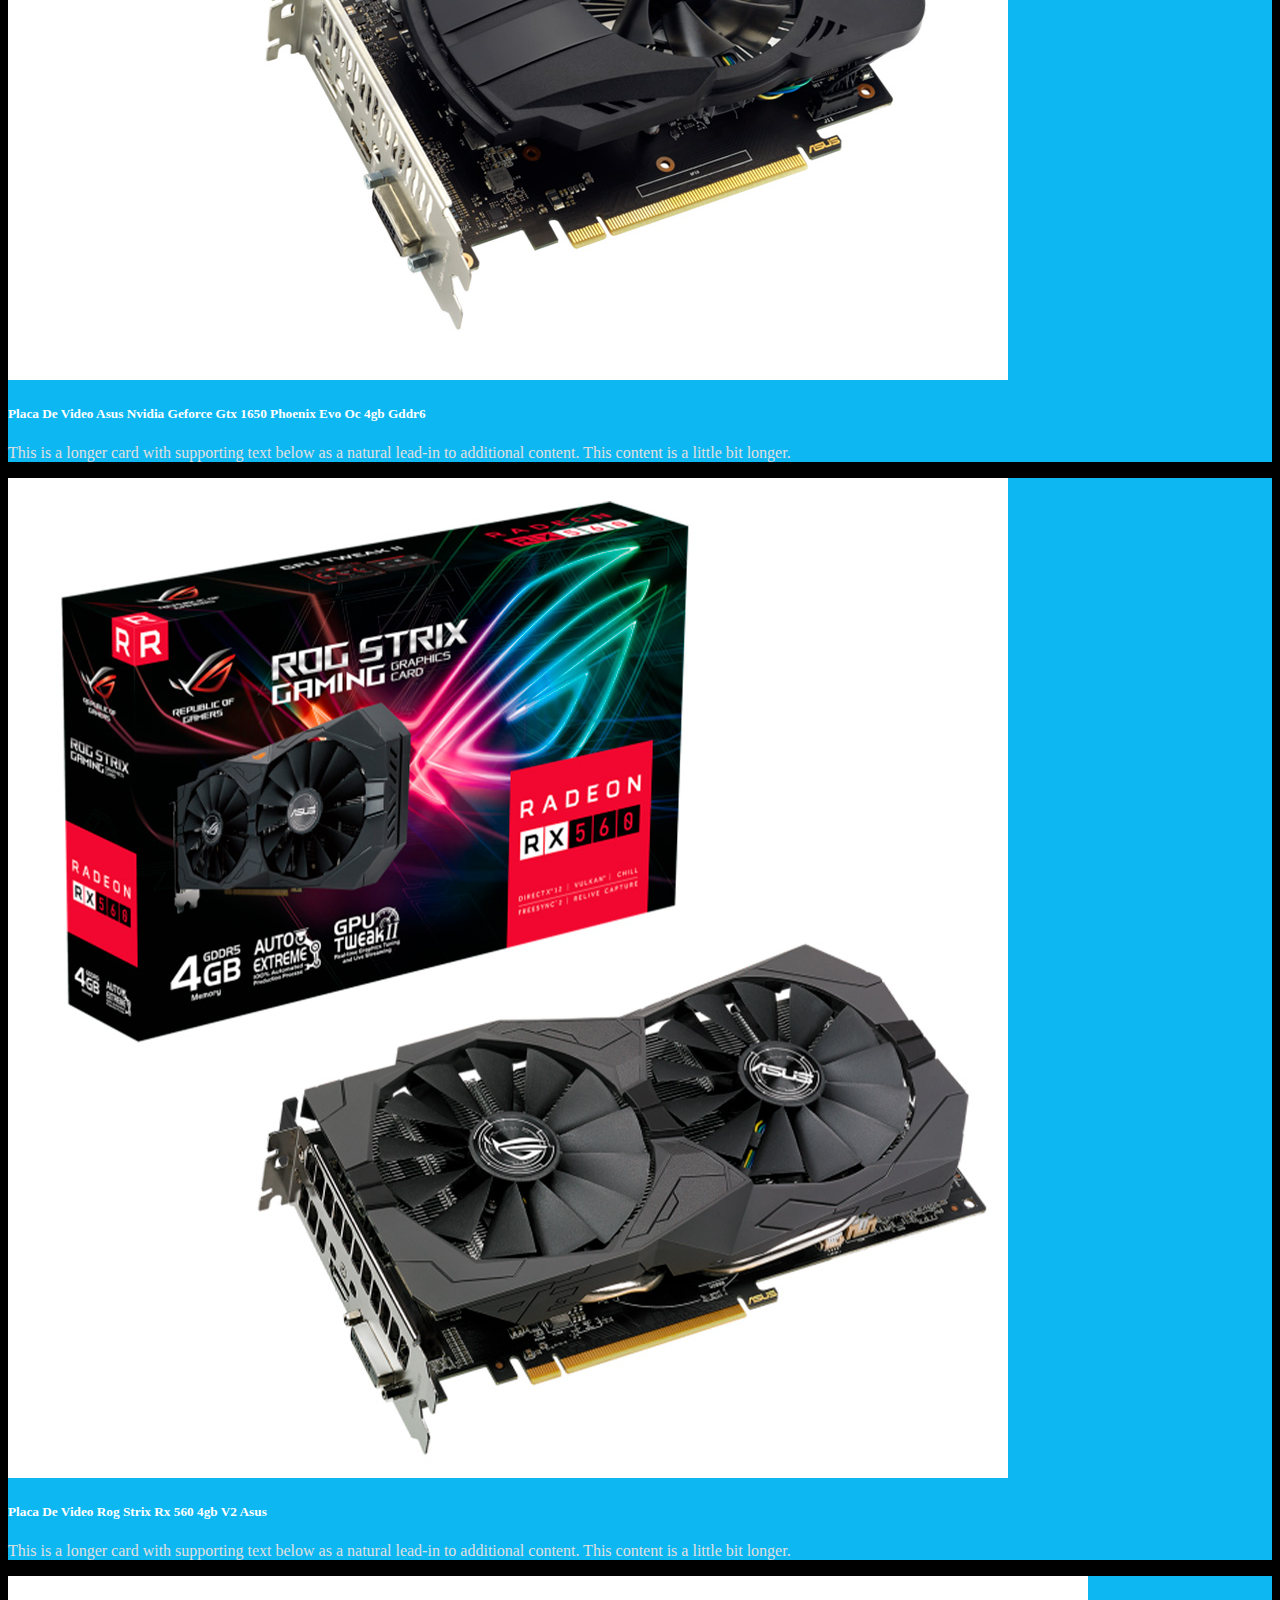
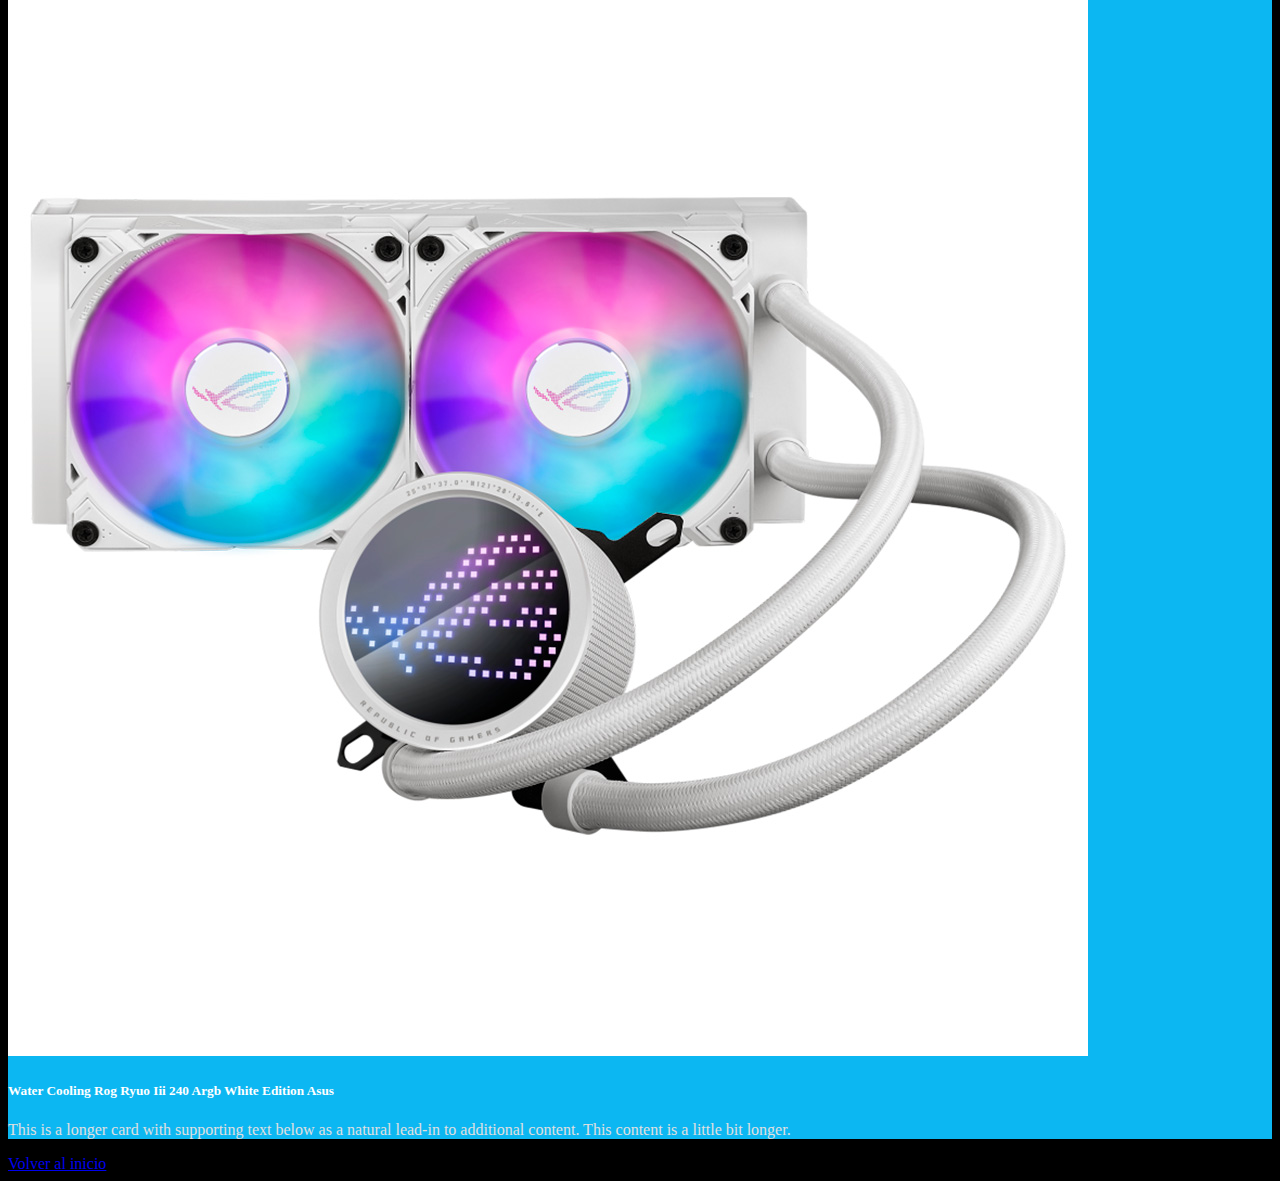
<file: dany practica/asus.html>
<!DOCTYPE html>
<html lang="en">
<head>
  <meta charset="UTF-8">
  <meta name="viewport" content="width=device-width, initial-scale=1.0">
  <title>ASU</title>

  <link href="https://cdn.jsdelivr.net/npm/bootstrap@5.3.2/dist/css/bootstrap.min.css" rel="stylesheet"
    integrity="sha384-T3c6CoIi6uLrA9TneNEoa7RxnatzjcDSCmG1MXxSR1GAsXEV/Dwwykc2MPK8M2HN" crossorigin="anonymous">

  <style>
    
    body {
      background-color: #000000;
      
      color: #ffffff;
      
    }

    .card {
      background-color: #0cb7f2;
      
      border-color: #0979b0;
      
      color: #004173;
      
    }

    .card-title {
      color: #ffffff;
      
    }

    .card-text {
      color: #e0e0e0;
      
    }

    .card:hover {
      transform: scale(1.05);
    }
  </style>
</head>
<body>
  
  <div class="row row-cols-1 row-cols-md-3 g-4">
    <div class="col">
      <div class="card h-100">
        <img src="ASU/Gabinete Prime Ap201 Tempered Glass Mesh Black Asus.jpg" class="card-img-top" alt="...">
        <div class="card-body">
          <h5 class="card-title">Gabinete Prime Ap201 Tempered Glass Mesh Black Asus</h5>
          <p class="card-text">This is a longer card with supporting text below as a natural lead-in to additional
            content. This content is a little bit longer.</p>
        </div>
      </div>
    </div>

    <div class="col">
      <div class="card h-100">
        <img src="ASU/Monitor 24 Fhd 144hz Ips Vp249qgr Asus.jpg" class="card-img-top" alt="...">
        <div class="card-body">
          <h5 class="card-title">Monitor 24 Fhd 144hz Ips Vp249qgr Asus</h5>
          <p class="card-text">This is a longer card with supporting text below as a natural lead-in to additional
            content. This content is a little bit longer.</p>
        </div>
      </div>
    </div>

    <div class="col">
      <div class="card h-100">
        <img src="ASU/Mother Prime A320m-k Asus Am4.jpg" class="card-img-top" alt="...">
        <div class="card-body">
          <h5 class="card-title">Mother Prime A320m-k Asus Am4</h5>
          <p class="card-text">This is a longer card with supporting text below as a natural lead-in to additional
            content.</p>
        </div>
      </div>
    </div>

    <div class="col">
      <div class="card h-100">
        <img src="ASU/Mother Rog Strix B760-a Gaming Wifi Ddr5 Asus 13gen.jpg" class="card-img-top" alt="...">
        <div class="card-body">
          <h5 class="card-title">Mother Rog Strix B760-a Gaming Wifi Ddr5 Asus 13gen</h5>
          <p class="card-text">This is a longer card with supporting text below as a natural lead-in to additional
            content. This content is a little bit longer.</p>
        </div>
      </div>
    </div>

      <div class="col">
        <div class="card h-100">
          <img src="ASU/Mother Rog Strix Z690-f Gaming Wifi Ddr5 Asus 12gen.png" class="card-img-top" alt="...">
          <div class="card-body">
            <h5 class="card-title">Mother Rog Strix Z690-f Gaming Wifi Ddr5 Asus 12gen</h5>
            <p class="card-text">This is a longer card with supporting text below as a natural lead-in to additional
              content. This content is a little bit longer.</p>
          </div>
        </div>
      </div>
      
      <div class="col">
        <div class="card h-100">
          <img src="ASU/Placa De Video Asus Nvidia Geforce Gtx 1650 Phoenix Evo Oc 4gb Gddr6.jpg" class="card-img-top" alt="...">
          <div class="card-body">
            <h5 class="card-title">Placa De Video Asus Nvidia Geforce Gtx 1650 Phoenix Evo Oc 4gb Gddr6</h5>
            <p class="card-text">This is a longer card with supporting text below as a natural lead-in to additional
              content. This content is a little bit longer.</p>
          </div>
        </div>
      </div>

      <div class="col">
        <div class="card h-100">
          <img src="ASU/Placa De Video Rog Strix Rx 560 4gb V2 Asus.jpg" class="card-img-top" alt="...">
          <div class="card-body">
            <h5 class="card-title">Placa De Video Rog Strix Rx 560 4gb V2 Asus</h5>
            <p class="card-text">This is a longer card with supporting text below as a natural lead-in to additional
              content. This content is a little bit longer.</p>
          </div>
        </div>
      </div>

      <div class="col">
        <div class="card h-100">
          <img src="ASU/Water Cooling Rog Ryuo Iii 240 Argb White Edition Asus.jpg" class="card-img-top" alt="...">
          <div class="card-body">
            <h5 class="card-title">Water Cooling Rog Ryuo Iii 240 Argb White Edition Asus</h5>
            <p class="card-text">This is a longer card with supporting text below as a natural lead-in to additional
              content. This content is a little bit longer.</p>
          </div>
        </div>
      </div>
    </div>
  </div>

  <a href="index.html" class="btn btn-secondary mt-3">Volver al inicio</a>

  <script src="https://cdn.jsdelivr.net/npm/bootstrap@5.3.2/dist/js/bootstrap.bundle.min.js"
    integrity="sha384-C6RzsynM9kWDrMNeT87bh95OGNyZPhcTNXj1NW7RuBCsyN/o0jlpcV8Qyq46cDfL"
    crossorigin="anonymous"></script>

</body>
</html>
</file>
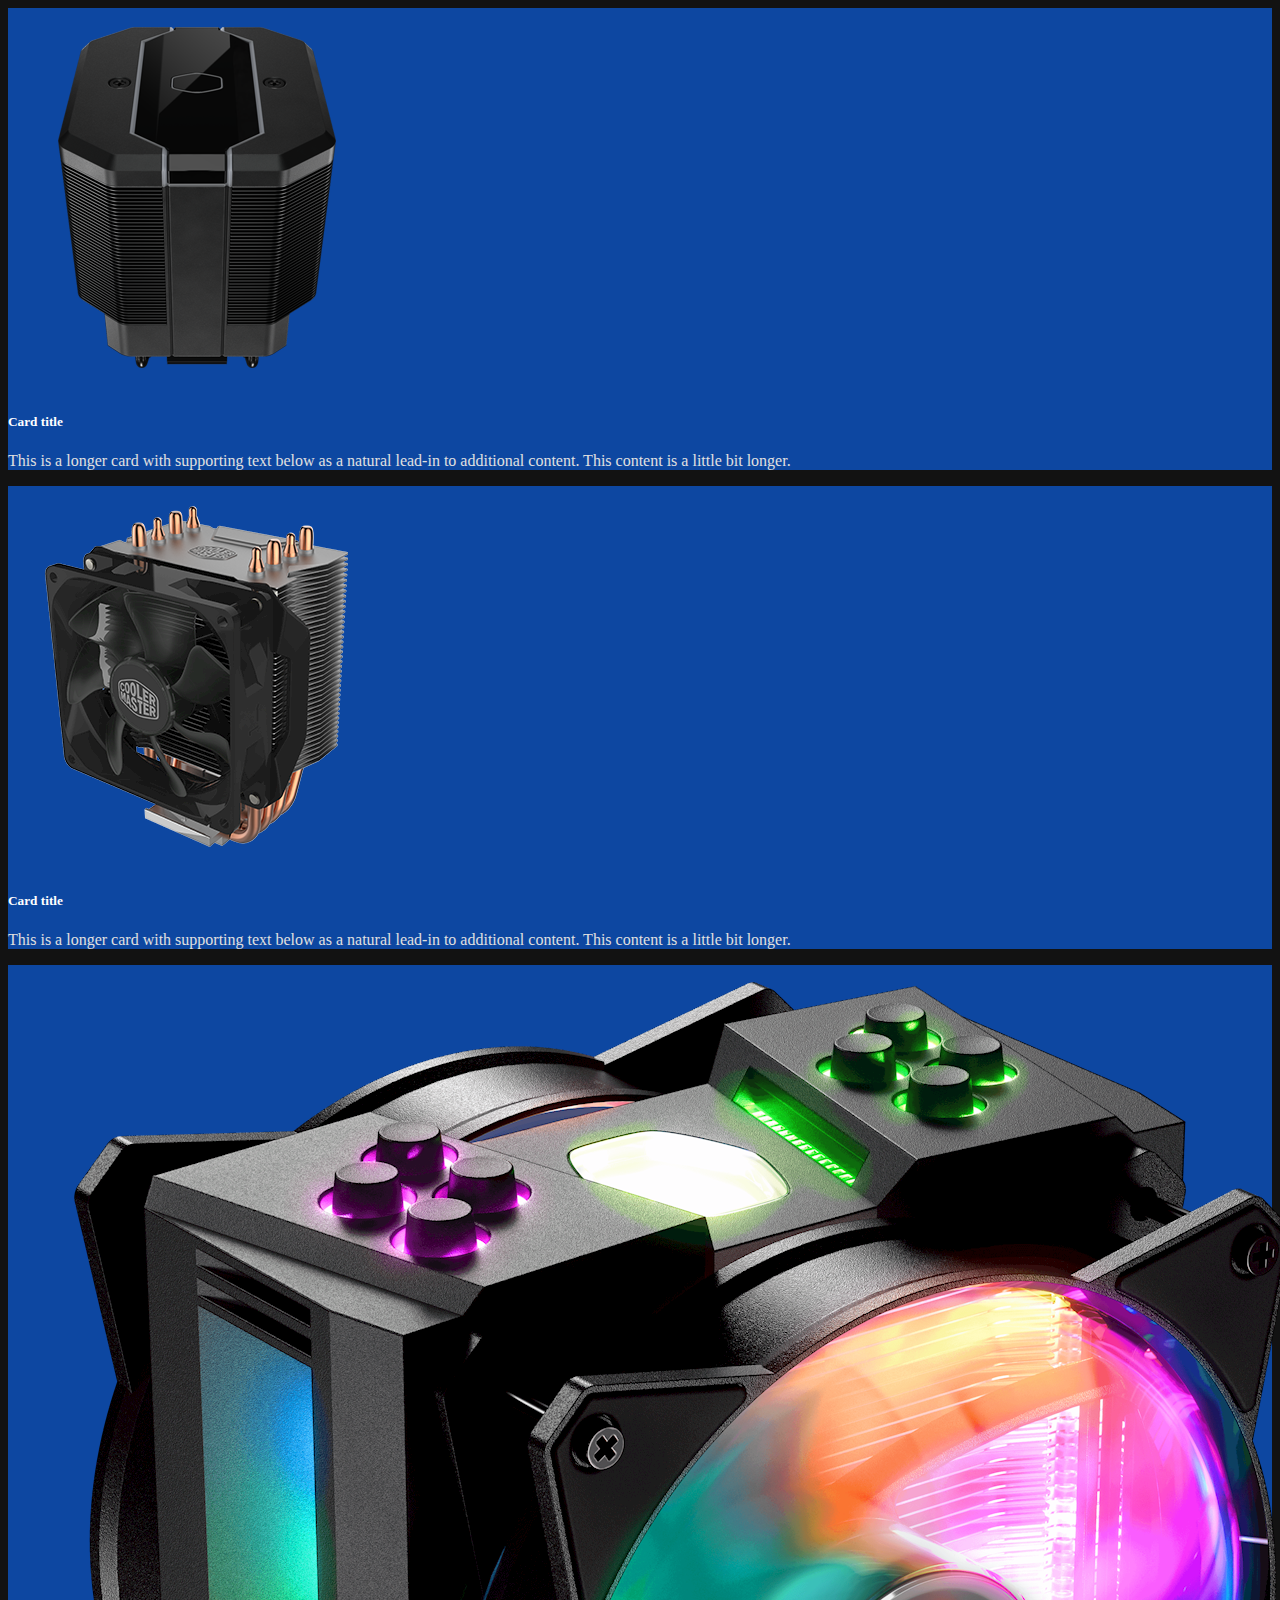
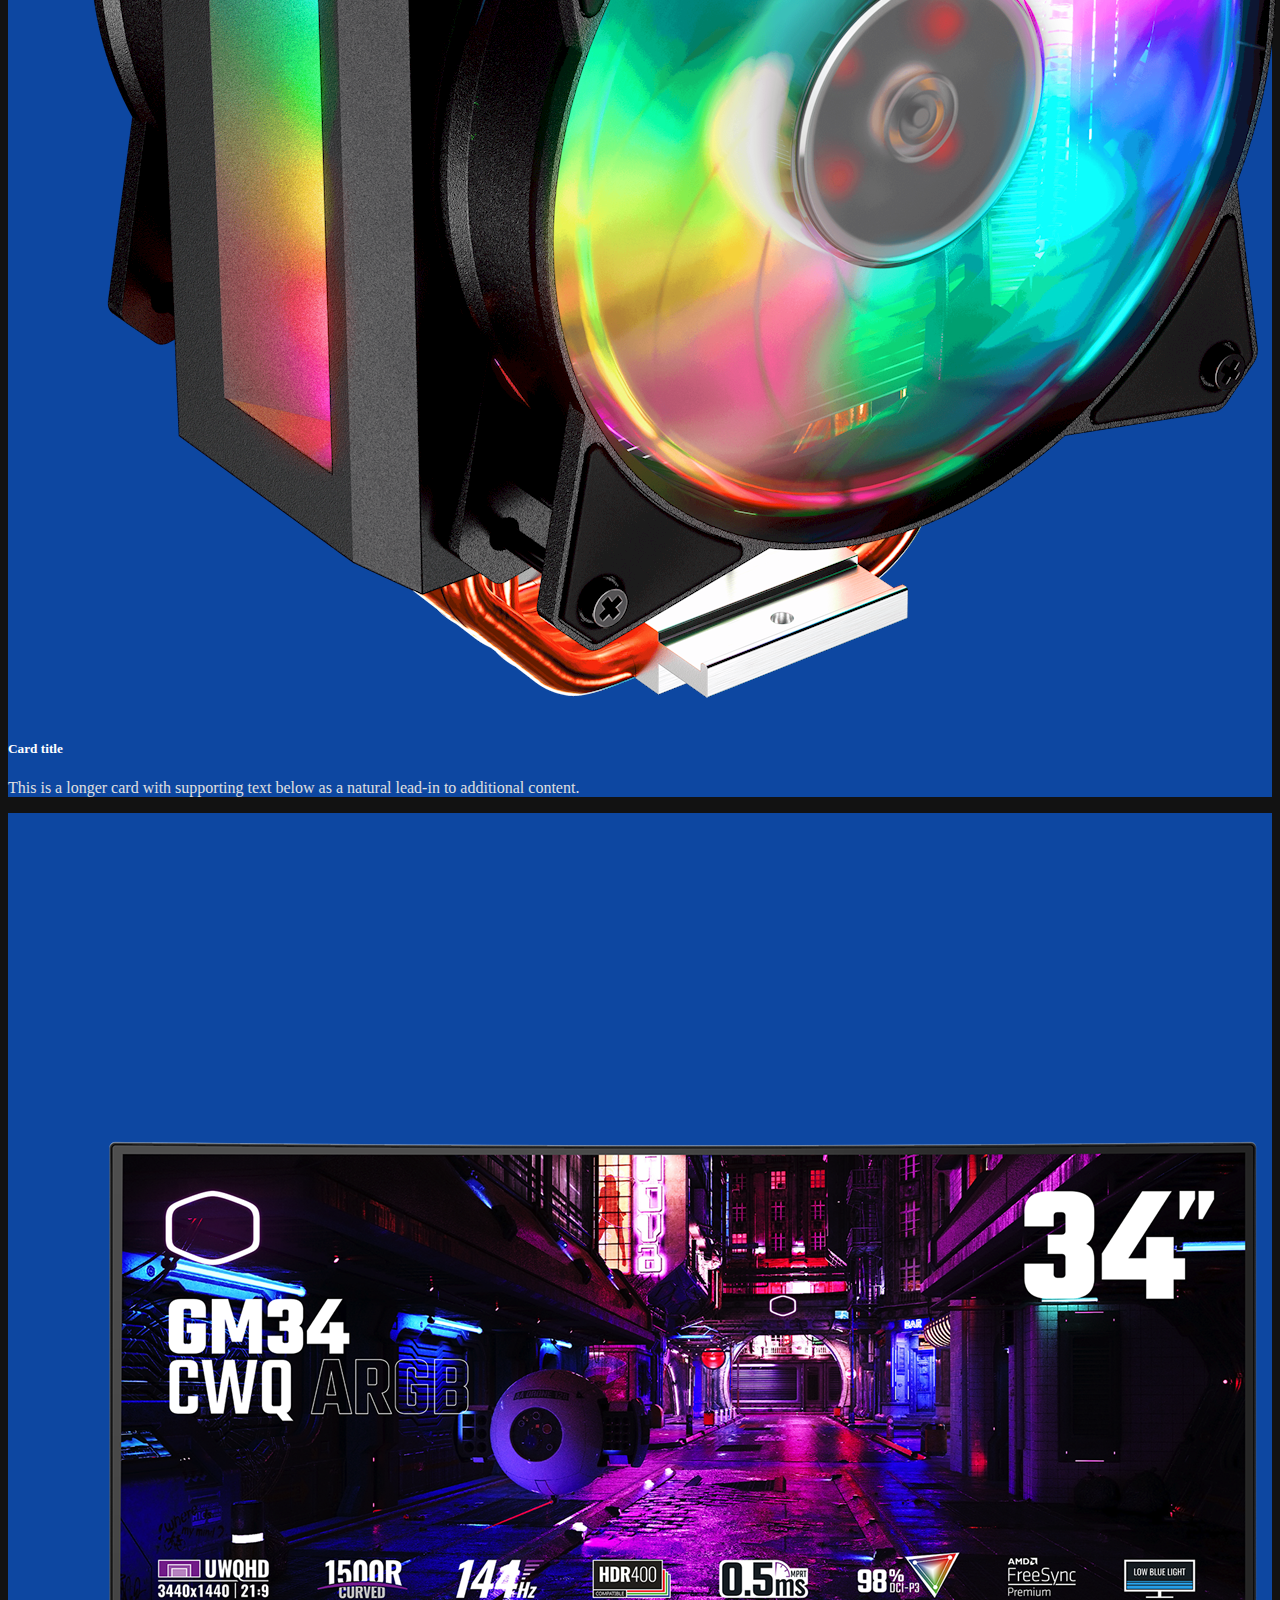
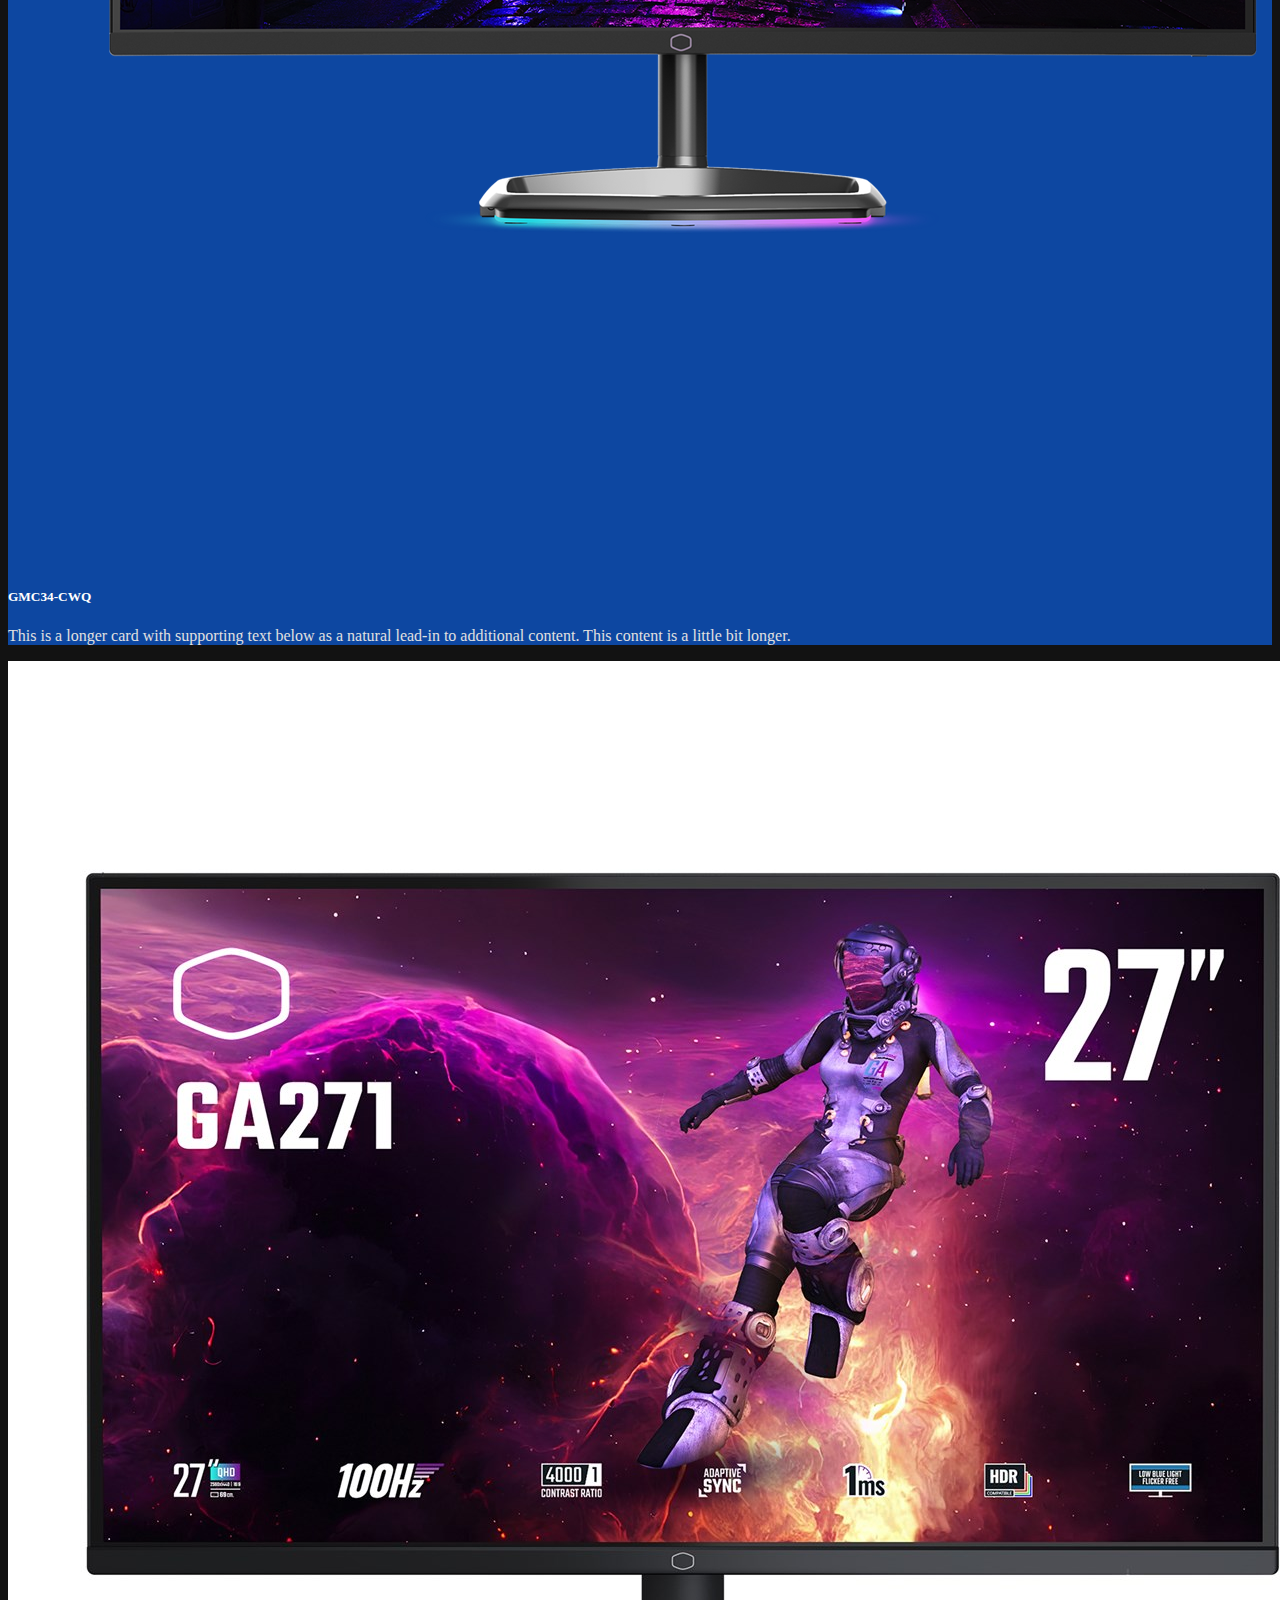
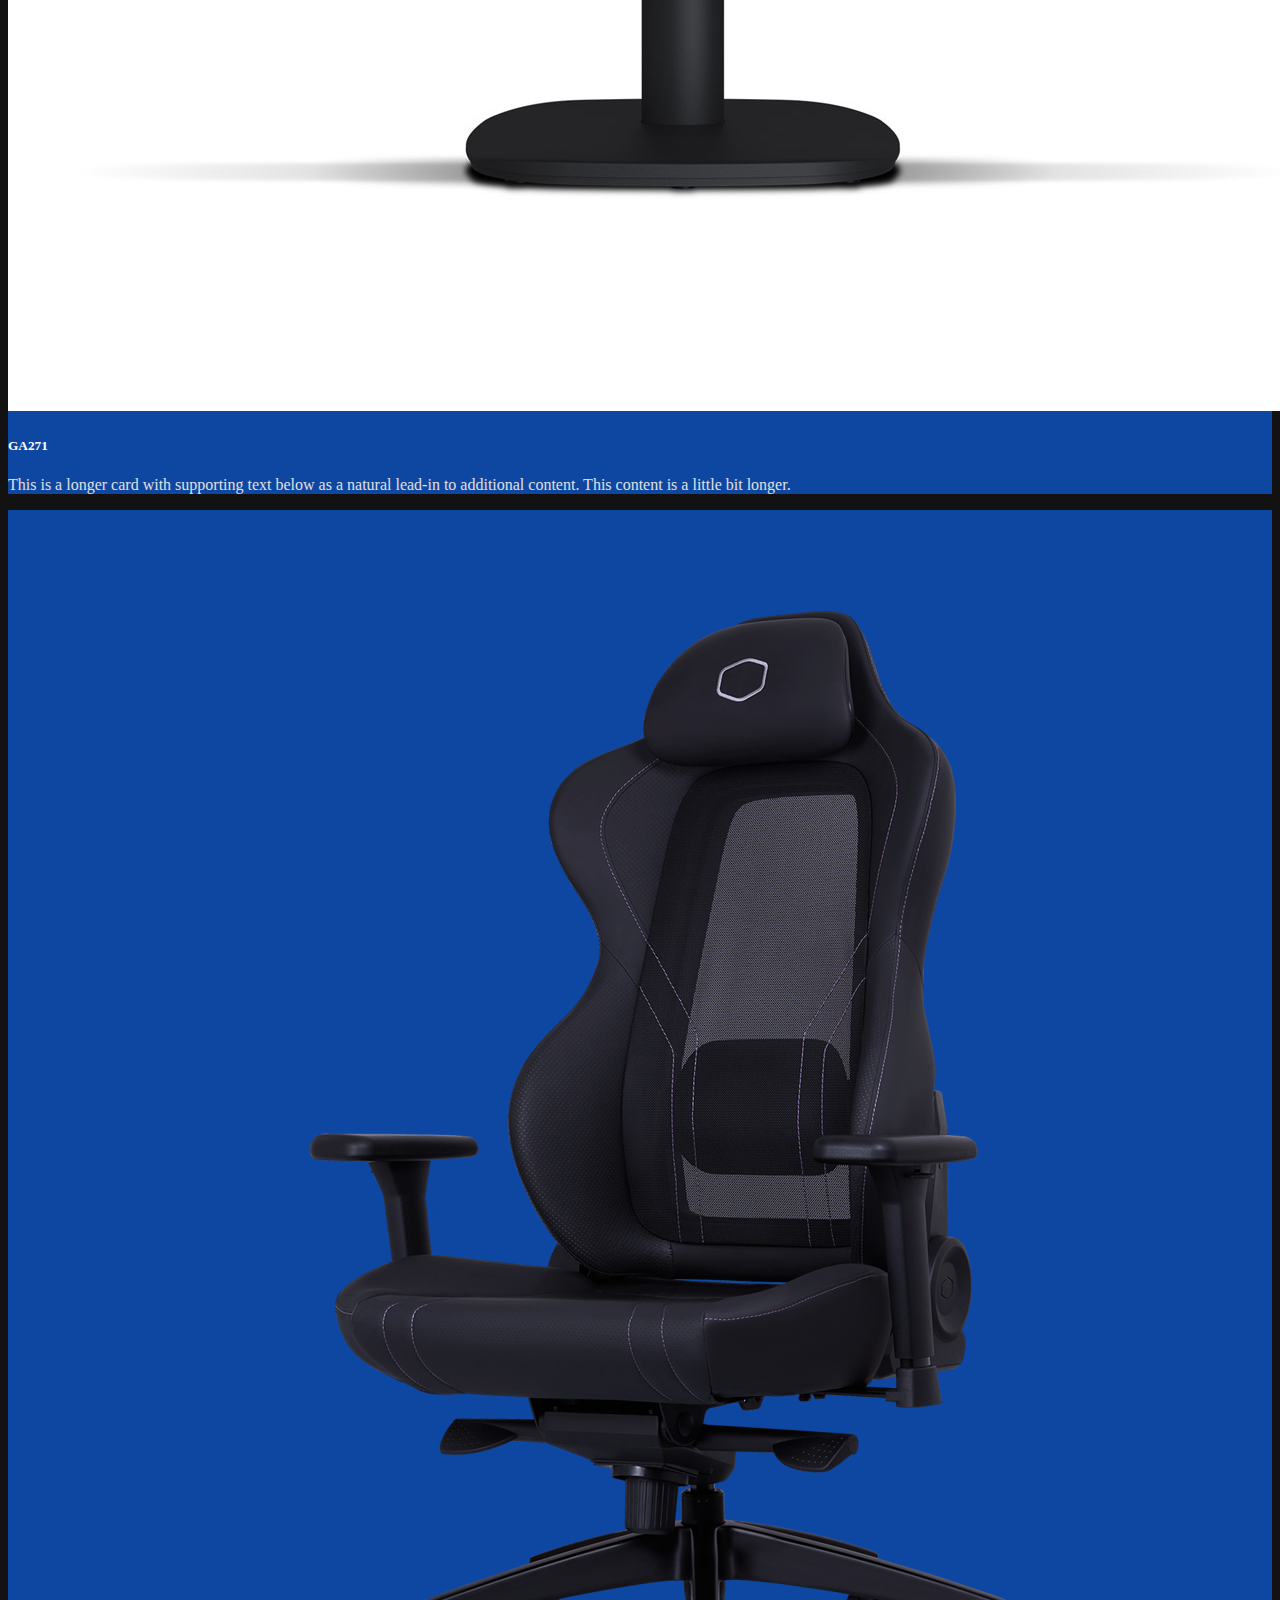
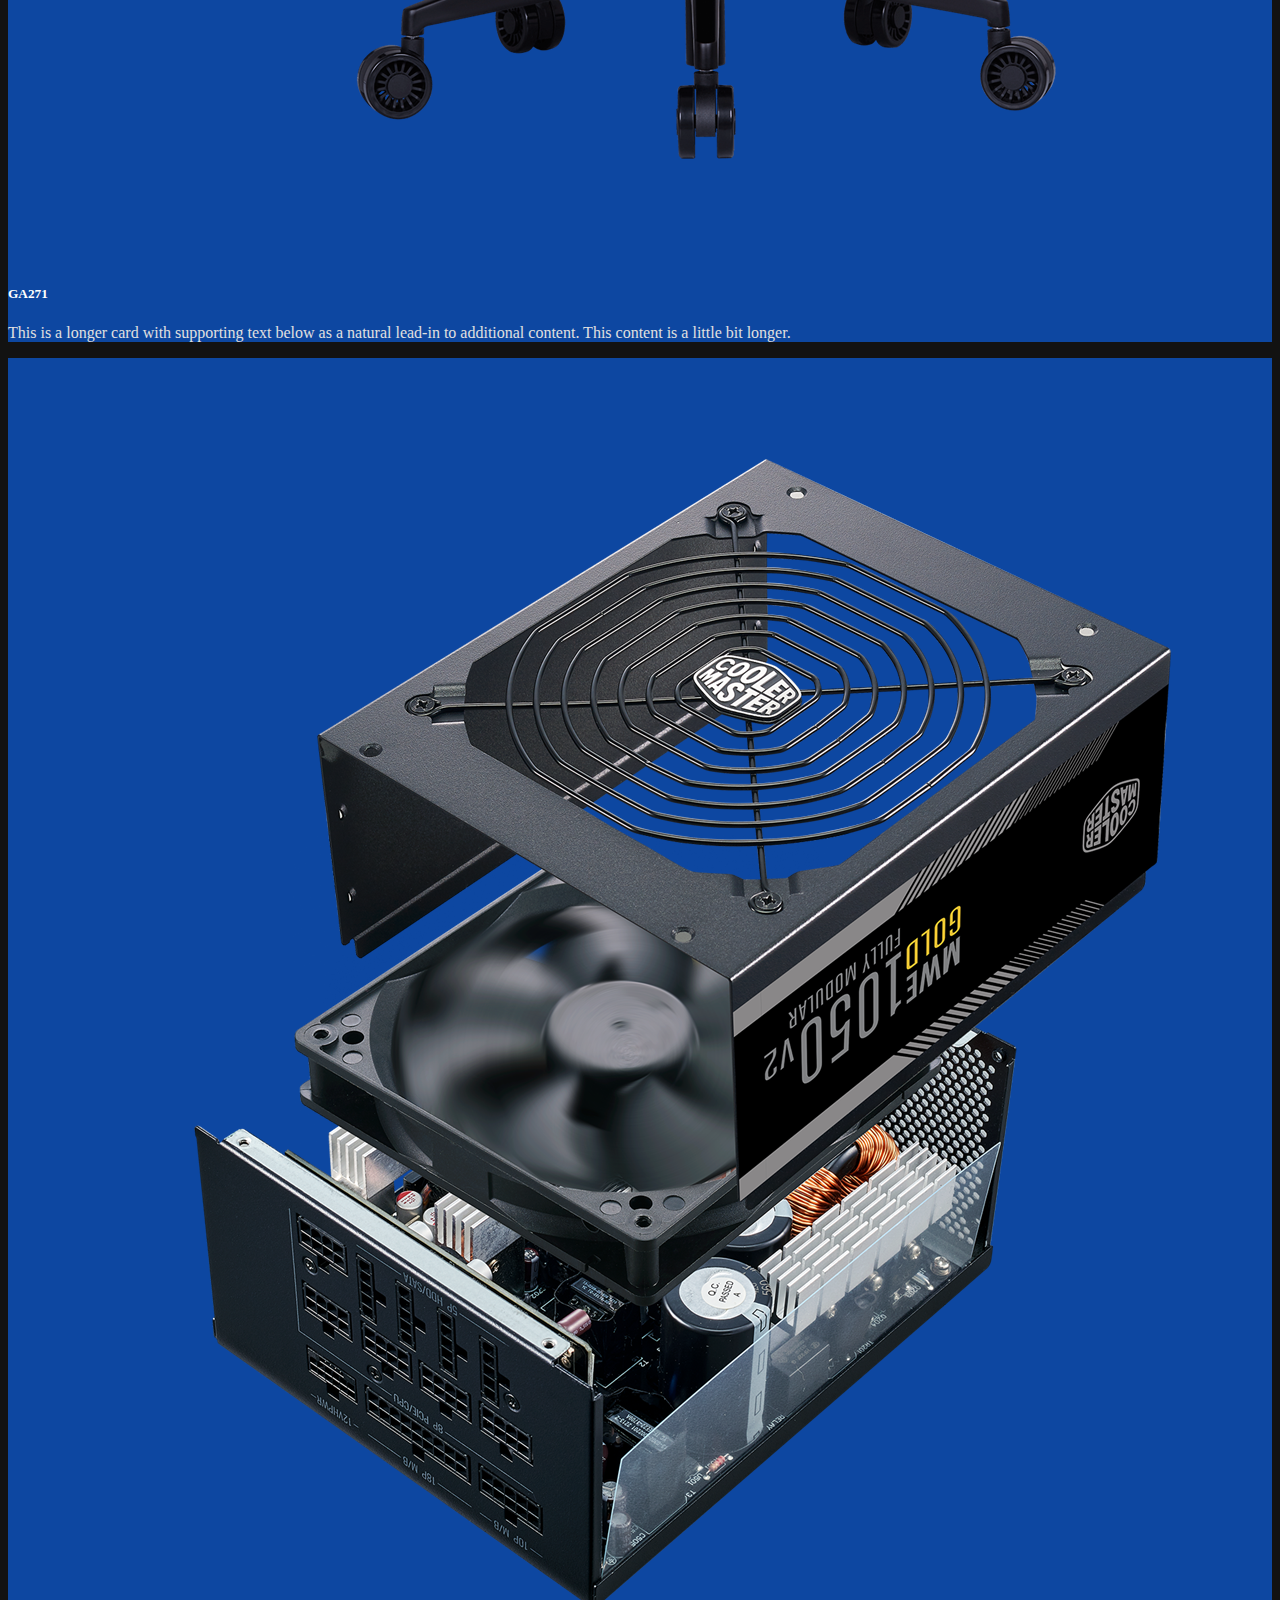
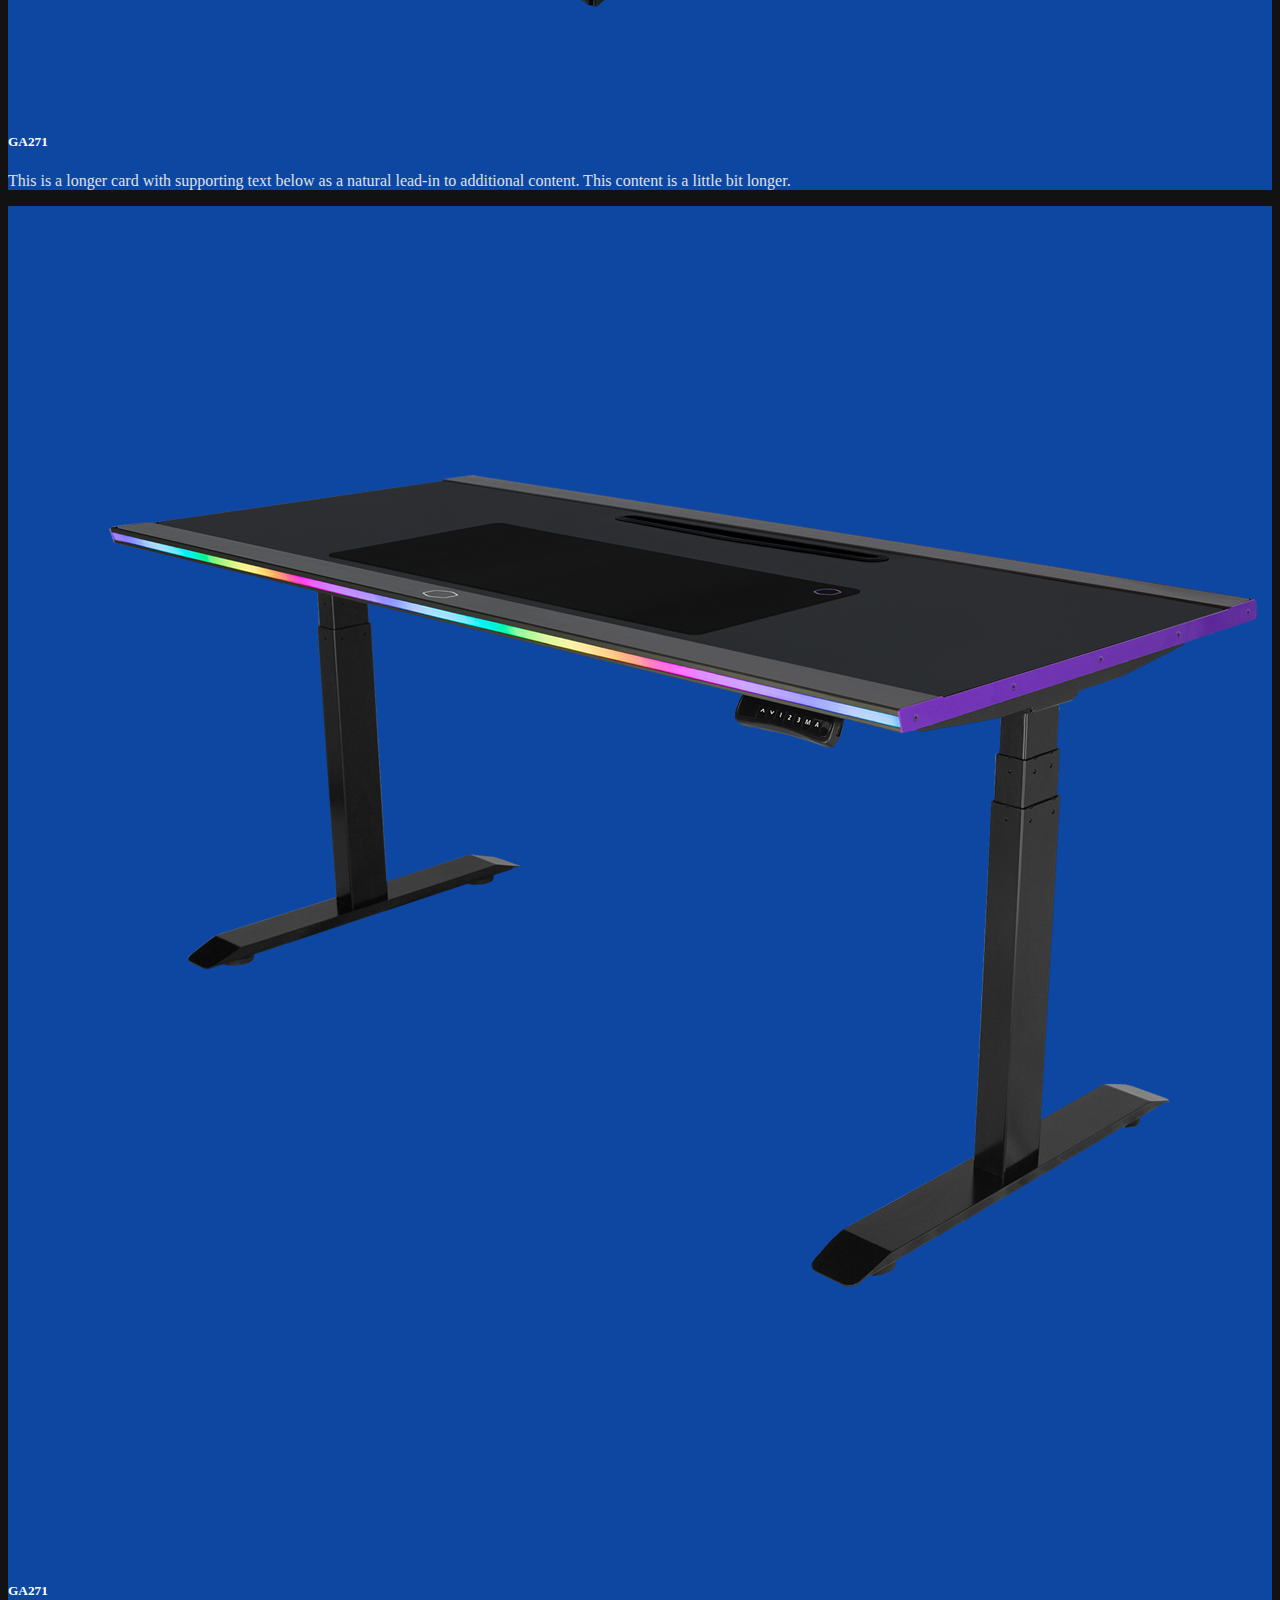
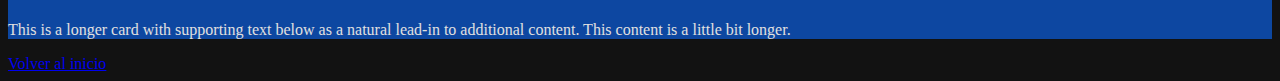
<file: dany practica/coole.html>
<!DOCTYPE html>
<html lang="en">

<head>
  <meta charset="UTF-8">
  <meta name="viewport" content="width=device-width, initial-scale=1.0">
  <title>COOLE NASTER</title>

  <link href="https://cdn.jsdelivr.net/npm/bootstrap@5.3.2/dist/css/bootstrap.min.css" rel="stylesheet"
    integrity="sha384-T3c6CoIi6uLrA9TneNEoa7RxnatzjcDSCmG1MXxSR1GAsXEV/Dwwykc2MPK8M2HN" crossorigin="anonymous">

  <style>
    
    body {
      background-color: #121212;
      
      color: #ffffff;
      
    }

    .card {
      background-color: #0d47a1;
      
      border-color: #0d47a1;
      
      color: #ffffff;
      
    }

    .card-title {
      color: #ffffff;
      
    }

    .card-text {
      color: #e0e0e0;
      
    }

    .card:hover {
      transform: scale(1.05);
      
    }
  </style>

</head>

<body>

  <div class="row row-cols-1 row-cols-md-3 g-4">
    <div class="col">
      <div class="card h-100">
        <img src="COOLER MASTER/MASTER AIR MA620M.png" class="card-img-top" alt="...">
        <div class="card-body">
          <h5 class="card-title">Card title</h5>
          <p class="card-text">This is a longer card with supporting text below as a natural lead-in to additional
            content. This content is a little bit longer.</p>
        </div>
      </div>
    </div>

    <div class="col">
      <div class="card h-100">
        <img src="COOLER MASTER/HYPER H412R.png" class="card-img-top" alt="...">
        <div class="card-body">
          <h5 class="card-title">Card title</h5>
          <p class="card-text">This is a longer card with supporting text below as a natural lead-in to additional
            content. This content is a little bit longer.</p>
        </div>
      </div>
    </div>

    <div class="col">
      <div class="card h-100">
        <img src="COOLER MASTER/ma410m_g7-image.png" class="card-img-top" alt="...">
        <div class="card-body">
          <h5 class="card-title">Card title</h5>
          <p class="card-text">This is a longer card with supporting text below as a natural lead-in to additional
            content.</p>
        </div>
      </div>
    </div>

    <div class="col">
      <div class="card h-100">
        <img src="COOLER MASTER/34.png" class="card-img-top" alt="...">
        <div class="card-body">
          <h5 class="card-title">GMC34-CWQ</h5>
          <p class="card-text">This is a longer card with supporting text below as a natural lead-in to additional
            content. This content is a little bit longer.</p>
        </div>
      </div>
    </div>

      <div class="col">
        <div class="card h-100">
          <img src="COOLER MASTER/GA271.jpg" class="card-img-top" alt="...">
          <div class="card-body">
            <h5 class="card-title">GA271</h5>
            <p class="card-text">This is a longer card with supporting text below as a natural lead-in to additional
              content. This content is a little bit longer.</p>
          </div>
        </div>
      </div>
      
      <div class="col">
        <div class="card h-100">
          <img src="COOLER MASTER/HYBRID 1 ERGO GAMING CHAIR.png" class="card-img-top" alt="...">
          <div class="card-body">
            <h5 class="card-title">GA271</h5>
            <p class="card-text">This is a longer card with supporting text below as a natural lead-in to additional
              content. This content is a little bit longer.</p>
          </div>
        </div>
      </div>

      <div class="col">
        <div class="card h-100">
          <img src="COOLER MASTER/MWE GOLD 1050 - V2 ATX 3.0.png" class="card-img-top" alt="...">
          <div class="card-body">
            <h5 class="card-title">GA271</h5>
            <p class="card-text">This is a longer card with supporting text below as a natural lead-in to additional
              content. This content is a little bit longer.</p>
          </div>
        </div>
      </div>

      <div class="col">
        <div class="card h-100">
          <img src="COOLER MASTER/GD160 ARGB GAMING DESK.png" class="card-img-top" alt="...">
          <div class="card-body">
            <h5 class="card-title">GA271</h5>
            <p class="card-text">This is a longer card with supporting text below as a natural lead-in to additional
              content. This content is a little bit longer.</p>
          </div>
        </div>
      </div>
    </div>
  </div>

  <a href="index.html" class="btn btn-secondary mt-3">Volver al inicio</a>

  <script src="https://cdn.jsdelivr.net/npm/bootstrap@5.3.2/dist/js/bootstrap.bundle.min.js"
    integrity="sha384-C6RzsynM9kWDrMNeT87bh95OGNyZPhcTNXj1NW7RuBCsyN/o0jlpcV8Qyq46cDfL"
    crossorigin="anonymous"></script>
</body>

</html>
</file>
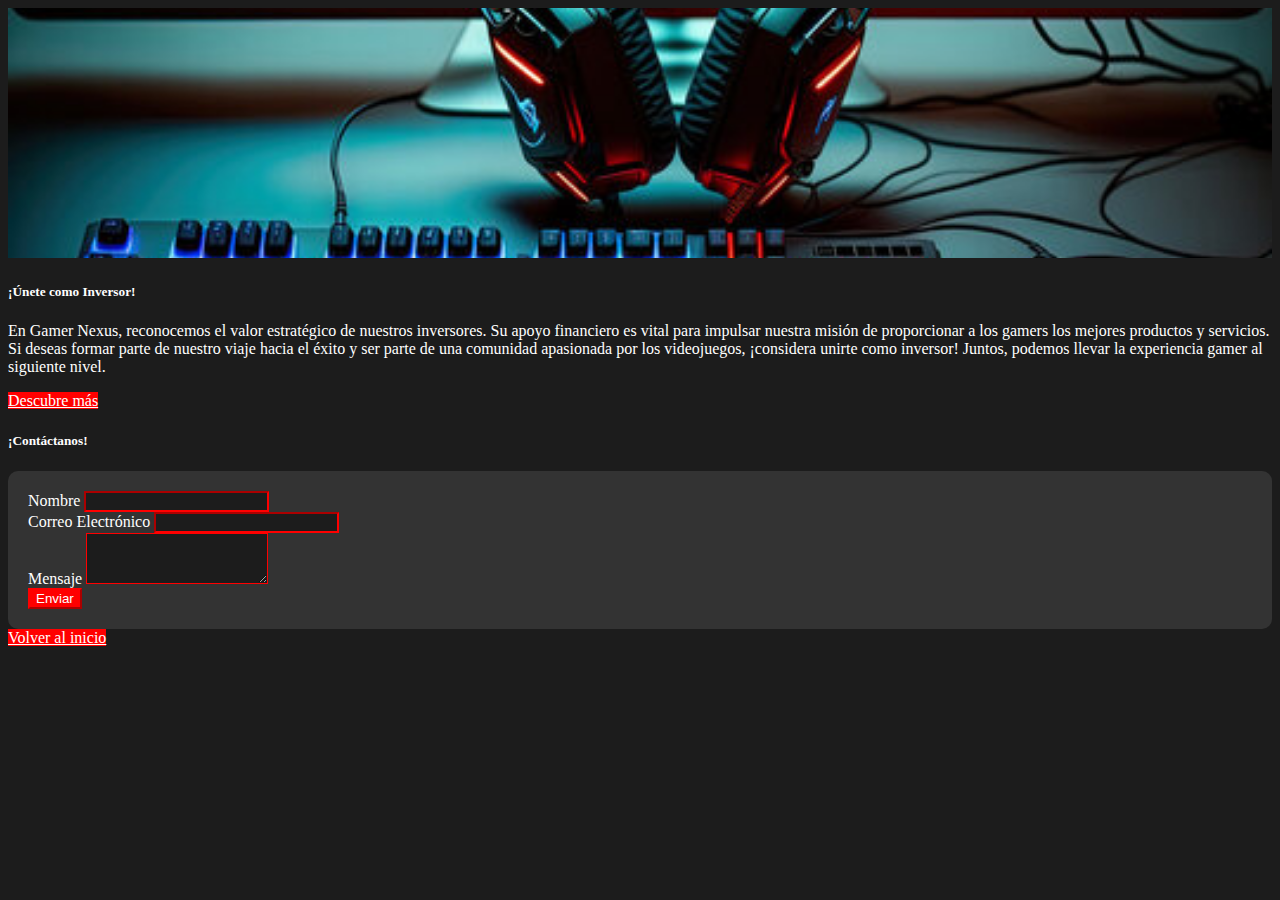
<file: dany practica/inversores.html>
<!DOCTYPE html>
<html lang="en">
<head>
    <meta charset="UTF-8">
    <meta name="viewport" content="width=device-width, initial-scale=1.0">
    <link rel="stylesheet" href="inverstyle.css">
    <title>Document</title>
    
</head>
<body>
    <div class="card">
        <img src="AMD/inversor.jpg" class="card-img-top" alt="...">
        <div class="card-body">
            <h5 class="card-title">¡Únete como Inversor!</h5>
            <p class="card-text">En Gamer Nexus, reconocemos el valor estratégico de nuestros inversores. Su apoyo financiero es vital para impulsar nuestra misión de proporcionar a los gamers los mejores productos y servicios. Si deseas formar parte de nuestro viaje hacia el éxito y ser parte de una comunidad apasionada por los videojuegos, ¡considera unirte como inversor! Juntos, podemos llevar la experiencia gamer al siguiente nivel.</p>
            <a href="inversores.html" class="btn btn-primary">Descubre más</a>
        </div>
    </div>

    <div class="card">
        <div class="card-body">
            <h5 class="card-title">¡Contáctanos!</h5>
            <form action="#" method="post">
                <div class="mb-3">
                    <label for="nombre" class="form-label">Nombre</label>
                    <input type="text" class="form-control" id="nombre" name="nombre" required>
                </div>
                <div class="mb-3">
                    <label for="email" class="form-label">Correo Electrónico</label>
                    <input type="email" class="form-control" id="email" name="email" required>
                </div>
                <div class="mb-3">
                    <label for="mensaje" class="form-label">Mensaje</label>
                    <textarea class="form-control" id="mensaje" name="mensaje" rows="3" required></textarea>
                </div>
                <button type="submit" class="btn btn-primary">Enviar</button>
            </form>
        </div>
        <a href="index.html" class="btn btn-secondary mt-3">Volver al inicio</a>
    </div>
    
    
    
</body>
</html>
</file>
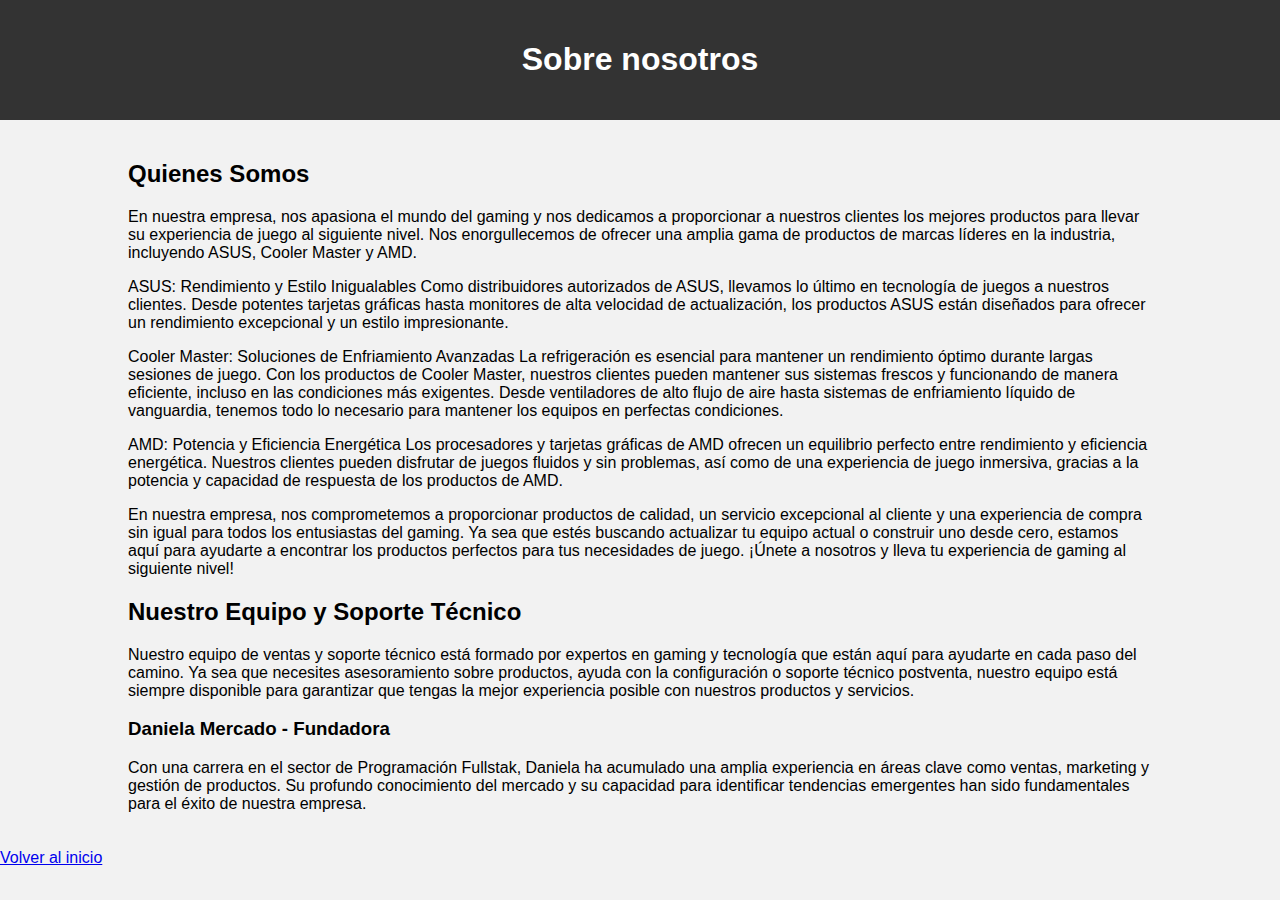
<file: dany practica/nosotros.html>
<!DOCTYPE html>
<html lang="en">

<head>
    <meta charset="UTF-8">
    <meta name="viewport" content="width=device-width, initial-scale=1.0">
    <title>nosotros</title>
    <style>
        body {
            font-family: Arial, Helvetica, sans-serif;
            margin: 0;
            padding: 0;
            background-color: #f2f2f2;

        }

        header {
            background-color: #333;
            color: #fff;
            padding: 20px;
            text-align: center;

        }

        .container {
            width: 80%;
            margin: auto;
            padding: 20px;

        }

        img {
            max-width: 100%;
            height: auto;
        }
    </style>
</head>

<body>

    <header>
        <h1>Sobre nosotros</h1>
    </header>

    <div class="container">
        <h2>Quienes Somos</h2>
        <p>
            En nuestra empresa, nos apasiona el mundo del gaming y nos dedicamos a proporcionar a nuestros clientes los
            mejores productos para llevar su experiencia de juego al siguiente nivel. Nos enorgullecemos de ofrecer una
            amplia gama de productos de marcas líderes en la industria, incluyendo ASUS, Cooler Master y AMD.

        </p>

        <p>
            ASUS: Rendimiento y Estilo Inigualables
            Como distribuidores autorizados de ASUS, llevamos lo último en tecnología de juegos a nuestros clientes.
            Desde potentes tarjetas gráficas hasta monitores de alta velocidad de actualización, los productos ASUS
            están diseñados para ofrecer un rendimiento excepcional y un estilo impresionante.
        </p>

        <p>
            Cooler Master: Soluciones de Enfriamiento Avanzadas
            La refrigeración es esencial para mantener un rendimiento óptimo durante largas sesiones de juego. Con los
            productos de Cooler Master, nuestros clientes pueden mantener sus sistemas frescos y funcionando de manera
            eficiente, incluso en las condiciones más exigentes. Desde ventiladores de alto flujo de aire hasta sistemas
            de enfriamiento líquido de vanguardia, tenemos todo lo necesario para mantener los equipos en perfectas
            condiciones.
        </p>

        <p>
            AMD: Potencia y Eficiencia Energética
            Los procesadores y tarjetas gráficas de AMD ofrecen un equilibrio perfecto entre rendimiento y eficiencia
            energética. Nuestros clientes pueden disfrutar de juegos fluidos y sin problemas, así como de una
            experiencia de juego inmersiva, gracias a la potencia y capacidad de respuesta de los productos de AMD.
        </p>

        <p>
            En nuestra empresa, nos comprometemos a proporcionar productos de calidad, un servicio excepcional al
            cliente y una experiencia de compra sin igual para todos los entusiastas del gaming. Ya sea que estés
            buscando actualizar tu equipo actual o construir uno desde cero, estamos aquí para ayudarte a encontrar los
            productos perfectos para tus necesidades de juego. ¡Únete a nosotros y lleva tu experiencia de gaming al
            siguiente nivel!
        </p>

        <h2>Nuestro Equipo y Soporte Técnico</h2>
        <p>
            Nuestro equipo de ventas y soporte técnico está formado por expertos en gaming y tecnología que están aquí para ayudarte en cada paso del camino. Ya sea que necesites asesoramiento sobre productos, ayuda con la configuración o soporte técnico postventa, nuestro equipo está siempre disponible para garantizar que tengas la mejor experiencia posible con nuestros productos y servicios.
        </p>

        <h3>Daniela Mercado - Fundadora </h3>
        <p>

            Con una carrera en el sector de Programación Fullstak, Daniela ha acumulado una amplia experiencia en áreas clave como ventas, marketing y gestión de productos. Su profundo conocimiento del mercado y su capacidad para identificar tendencias emergentes han sido fundamentales para el éxito de nuestra empresa.

        </p>


    </div>
    <a href="index.html" class="btn btn-secondary mt-3">Volver al inicio</a>

</body>

</html>
</file>
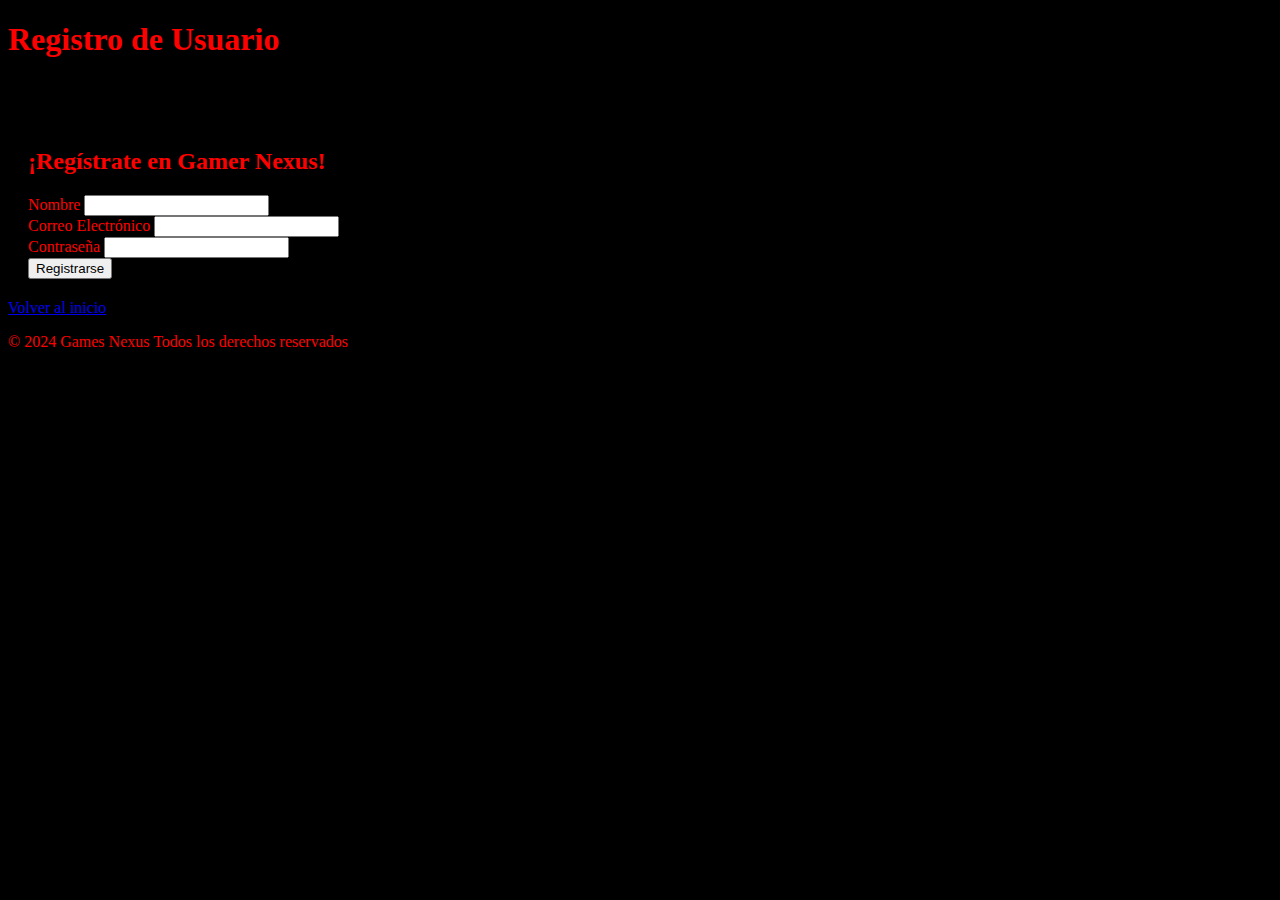
<file: dany practica/registro.html>
<!DOCTYPE html>
<html lang="es">

<head>
    <meta charset="UTF-8">
    <meta name="viewport" content="width=device-width, initial-scale=1.0">
    <title>Registro de Usuario - Gamer Nexus</title>
    <link rel="stylesheet" href="styles.css">
    <link href="https://cdn.jsdelivr.net/npm/bootstrap@5.3.2/dist/css/bootstrap.min.css" rel="stylesheet"
        integrity="sha384-T3c6CoIi6uLrA9TneNEoa7RxnatzjcDSCmG1MXxSR1GAsXEV/Dwwykc2MPK8M2HN" crossorigin="anonymous">

    <style>
    
        body {
            background-color: black;
            color: red;
        }

        .form-container {
            background-color: black;
            color: red;
            padding: 20px;
            border-radius: 10px;
            margin-top: 50px;
        }

        
        .nav-link,
        .card-title,
        .card-text {
            color: red;
        }

        .nav-link.active {
            font-weight: bold;
            color: white;
        }
    </style>
</head>

<body>
    <header>
        <h1>Registro de Usuario</h1>
    </header>

    <main>
        <div class="container">
            <div class="row justify-content-center">
                <div class="col-md-6">
                    <div class="form-container">
                        <h2>¡Regístrate en Gamer Nexus!</h2>
                        <form>
                            <div class="mb-3">
                                <label for="nombre" class="form-label">Nombre</label>
                                <input type="text" class="form-control" id="nombre" name="nombre" required>
                            </div>
                            <div class="mb-3">
                                <label for="email" class="form-label">Correo Electrónico</label>
                                <input type="email" class="form-control" id="email" name="email" required>
                            </div>
                            <div class="mb-3">
                                <label for="contrasena" class="form-label">Contraseña</label>
                                <input type="password" class="form-control" id="contrasena" name="contrasena" required>
                            </div>
                            <button type="submit" class="btn btn-primary">Registrarse</button>
                        </form>
                    </div>
                    <a href="index.html" class="btn btn-secondary mt-3">Volver al inicio</a>
                </div>
            </div>
        </div>
    </main>

    <footer>
        <p>&copy; 2024 Games Nexus Todos los derechos reservados</p>
    </footer>

    <script src="https://cdn.jsdelivr.net/npm/bootstrap@5.3.2/dist/js/bootstrap.bundle.min.js"
        integrity="sha384-C6RzsynM9kWDrMNeT87bh95OGNyZPhcTNXj1NW7RuBCsyN/o0jlpcV8Qyq46cDfL"
        crossorigin="anonymous"></script>

    <script src="script.js"></script>
</body>

</html>
</file>
<file: dany practica/styles.css>
.carousel {
    overflow: hidden;
    width: 100%;
    position: relative;
}

.carousel-inner {
    white-space: nowrap; 
    transition: transform 1s ease; 
    height: auto;
}

.carousel-inner img {
    display: inline-block; 
    max-width: 100%; 
    height: auto;
    vertical-align: top; 
}

.card-img-top {
    height: 200px; 
    object-fit: cover; 
}
</file>
<file: dany practica/inverstyle.css>
body {
    background-color: #1c1c1c; 
    color: #fff; 
    font-family: 'Press Start 2P', cursive; 
}


header {
    background-color: #333;
    padding: 20px 0;
    text-align: center;
}

h1 {
    font-size: 48px;
    margin-bottom: 20px;
}

.nav-link,
.card-title,
.card-text {
    color: #fff; 
}

.nav-link.active {
    font-weight: bold;
}


.card .btn {
    background-color: #ff0000; 
    color: #fff;
    border-color: #ff0000;
}


footer {
    background-color: #333;
    color: #fff;
    text-align: center;
    padding: 20px 0;
}


.card form {
    padding: 20px;
    background-color: #333;
    border-radius: 10px;
}

.form-label {
    color: #fff;
}

.form-control {
    background-color: #1c1c1c; 
    color: #fff;
    border-color: #ff0000; 
}

.btn-primary {
    background-color: #ff0000; 
    border-color: #ff0000;
}
.card-img-top{
    width: 100%;
    height: 250px;
    object-fit: cover;
}
</file>
